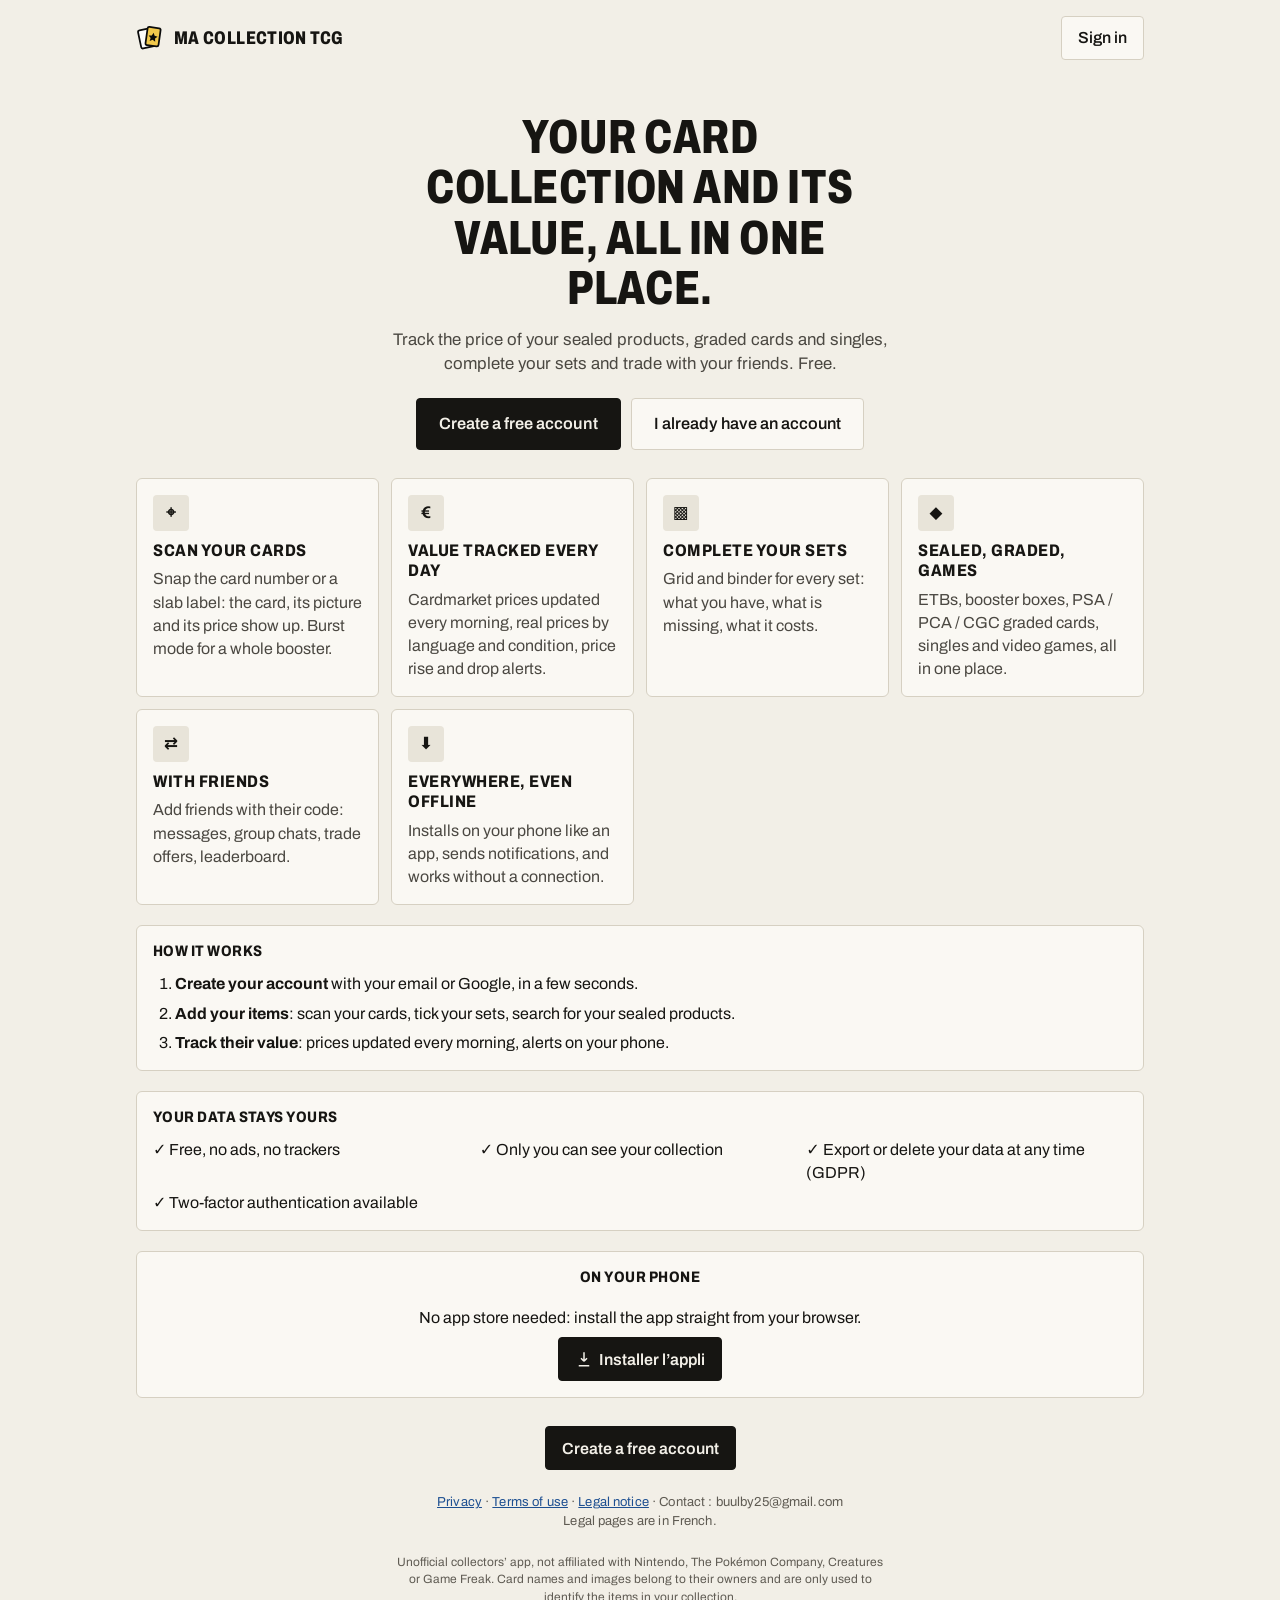
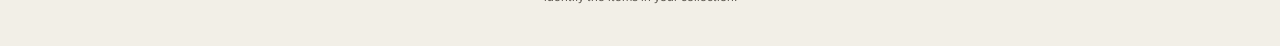
<file: index.html>
<!doctype html>
<html lang="fr">
  <head>
    <meta http-equiv="Content-Security-Policy" content="default-src &#39;self&#39;; script-src &#39;self&#39; &#39;sha256-bI9U7KjsCYOGq5wPQb+6kJkQryC1PzJXt3bh3e9Xqps=&#39; &#39;wasm-unsafe-eval&#39; https://cdn.jsdelivr.net https://challenges.cloudflare.com blob:; frame-src https://challenges.cloudflare.com; worker-src &#39;self&#39; blob: https://cdn.jsdelivr.net; connect-src &#39;self&#39; https://dtxetgjsvqjnyouebggr.supabase.co wss://dtxetgjsvqjnyouebggr.supabase.co https://api.tcgdex.net https://cdn.jsdelivr.net https://challenges.cloudflare.com blob: data:; img-src &#39;self&#39; https: data: blob:; style-src &#39;self&#39; &#39;unsafe-inline&#39;; font-src &#39;self&#39; data:; manifest-src &#39;self&#39;; object-src &#39;none&#39;; base-uri &#39;self&#39;; form-action &#39;self&#39;">
    <meta name="referrer" content="no-referrer">

    <meta charset="UTF-8" />
    <meta name="viewport" content="width=device-width, initial-scale=1, viewport-fit=cover" />
    <meta name="theme-color" content="#f2efe7" media="(prefers-color-scheme: light)" />
    <meta name="theme-color" content="#131210" media="(prefers-color-scheme: dark)" />
    <meta name="robots" content="noindex" />
    <link rel="icon" href="./icone.svg" type="image/svg+xml" />
    <link rel="icon" href="./icone-192.png" type="image/png" sizes="192x192" />
    <!-- iPhone : icône de l'écran d'accueil (PNG obligatoire) et mode plein écran -->
    <link rel="apple-touch-icon" href="./apple-touch-icon.png" />
    <meta name="apple-mobile-web-app-capable" content="yes" />
    <meta name="apple-mobile-web-app-title" content="Collection" />
    <meta name="apple-mobile-web-app-status-bar-style" content="default" />
    <meta name="description" content="Suivi de ta collection de cartes à collectionner : scellé, cartes gradées, cartes, jeux." />
    <link rel="manifest" href="./manifest.webmanifest" />
    <title>Ma Collection TCG</title>
    <script>
      // Applique le thème choisi AVANT l'affichage (évite un flash clair/sombre)
      try {
        const t = localStorage.getItem('theme');
        if (t === 'clair') document.documentElement.dataset.theme = 'light';
        if (t === 'sombre') document.documentElement.dataset.theme = 'dark';
      } catch {}
    </script>
    <script type="module" crossorigin src="./assets/index-Czs0w7G8.js"></script>
    <link rel="modulepreload" crossorigin href="./assets/rolldown-runtime-BCiCTKAo.js">
    <link rel="modulepreload" crossorigin href="./assets/jsx-runtime-BjLx7v8f.js">
    <link rel="modulepreload" crossorigin href="./assets/poles-B0DPFBOH.js">
    <link rel="modulepreload" crossorigin href="./assets/supabase-K2mMvRrZ.js">
    <link rel="modulepreload" crossorigin href="./assets/donnees-DqL_UUku.js">
    <link rel="modulepreload" crossorigin href="./assets/liens-Pu8FCPOm.js">
    <link rel="modulepreload" crossorigin href="./assets/images-B7A734Gl.js">
    <link rel="modulepreload" crossorigin href="./assets/langue-Cr-yKwKW.js">
    <link rel="stylesheet" crossorigin href="./assets/index--SNM-arS.css">
  </head>
  <body>
    <div id="racine"></div>
  </body>
</html>
</file>
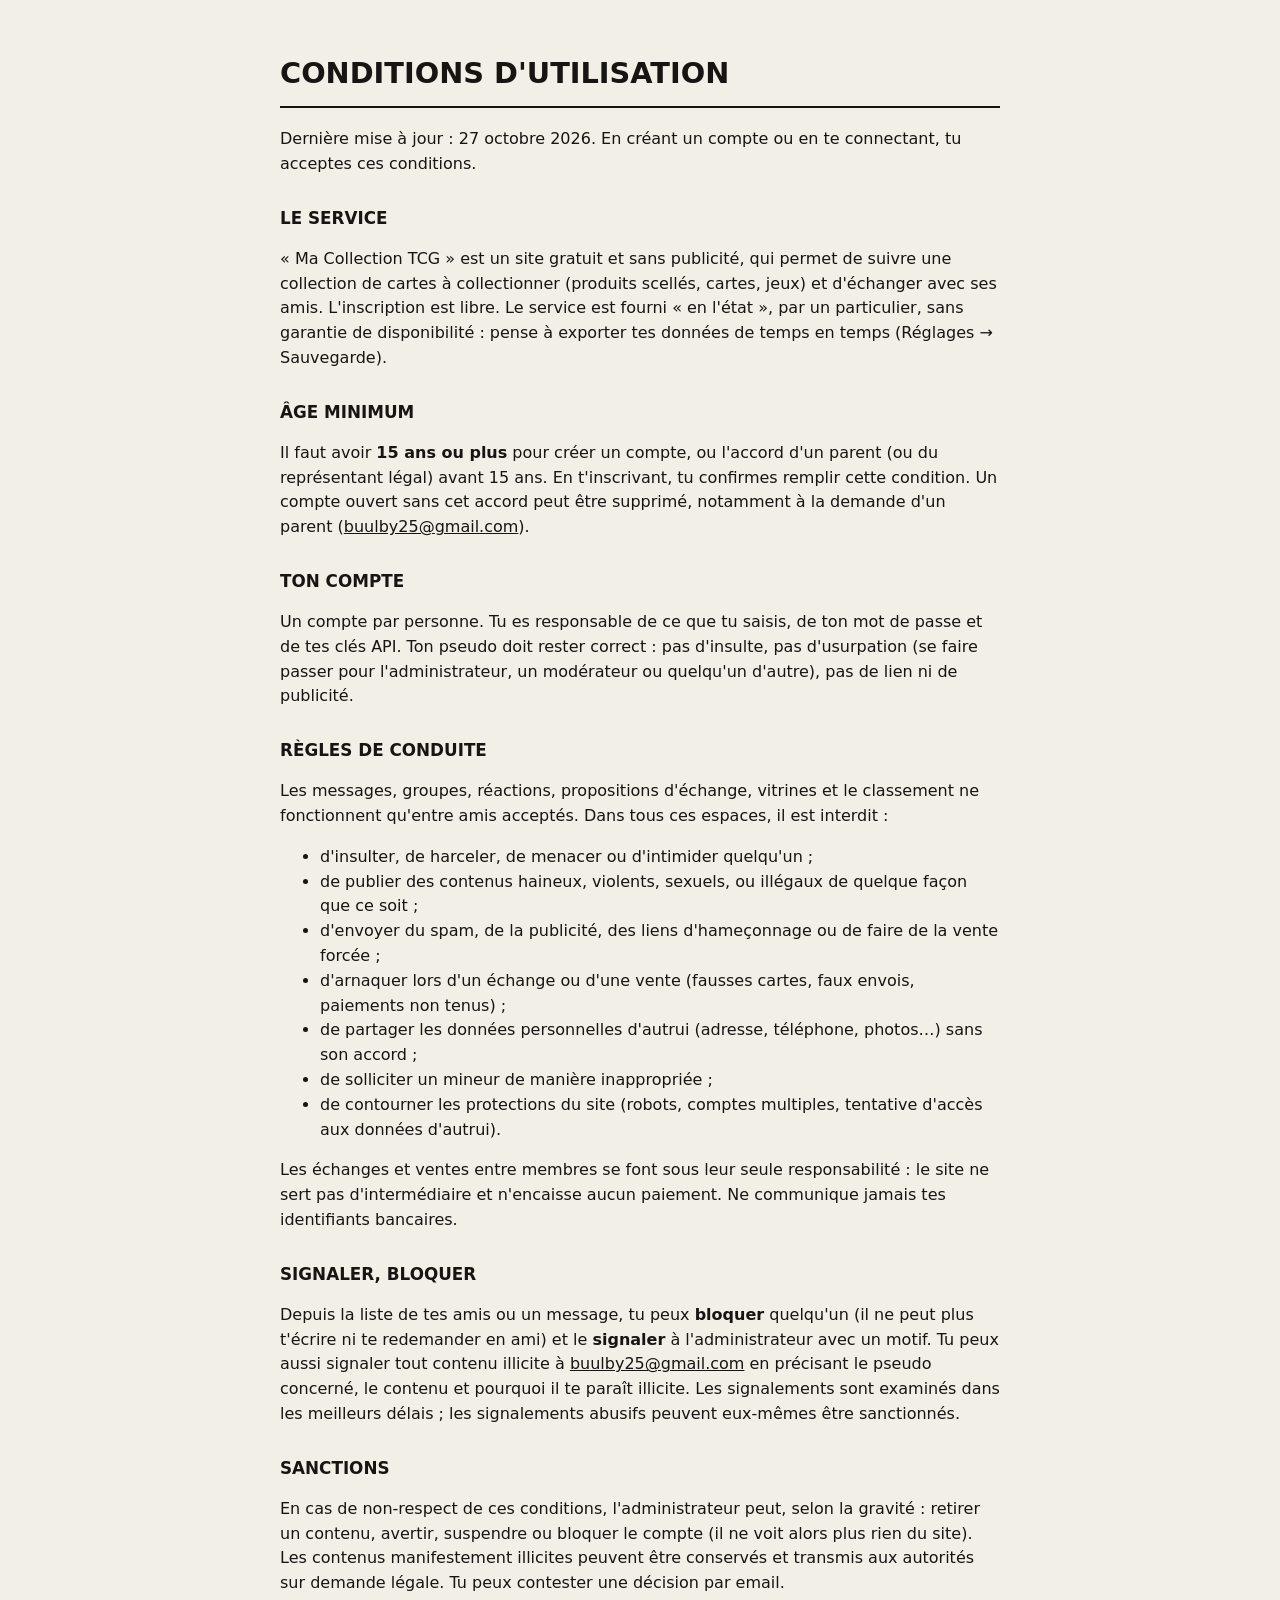
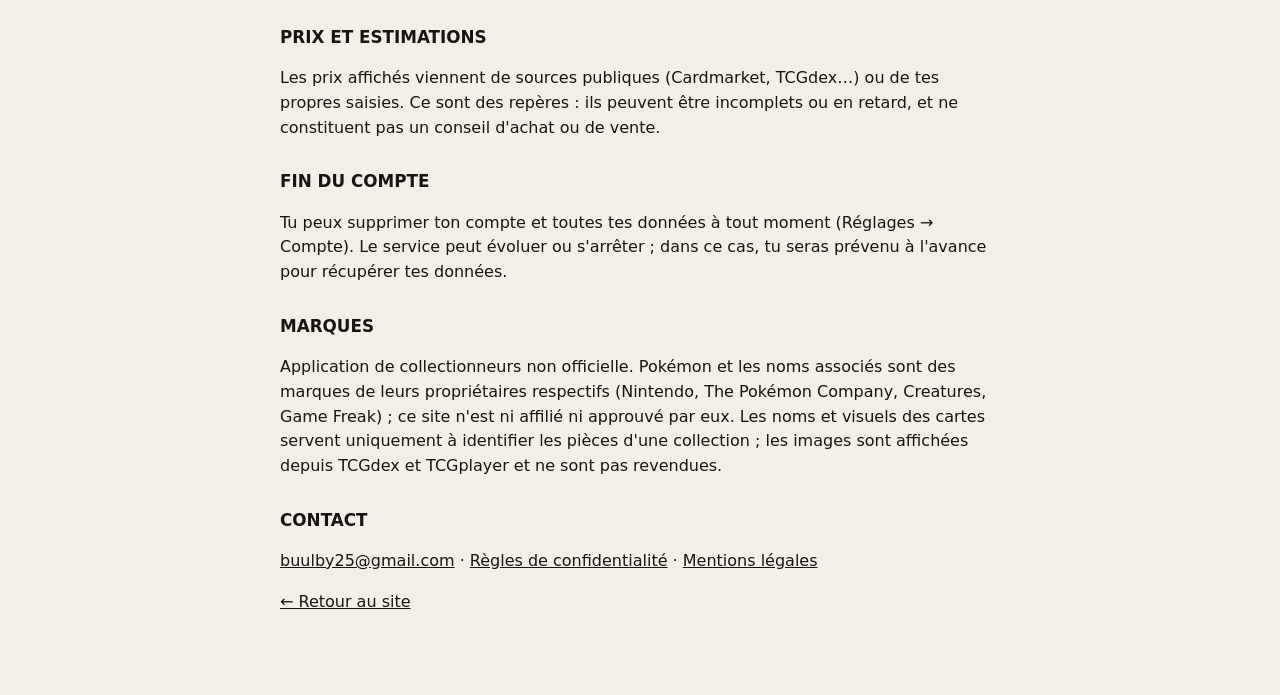
<file: conditions.html>
<!doctype html>
<html lang="fr">
<head>
  <meta charset="utf-8" />
  <meta http-equiv="Content-Security-Policy" content="default-src 'none'; style-src 'unsafe-inline'; img-src 'self'; base-uri 'none'; form-action 'none'" />
  <meta name="referrer" content="no-referrer" />
  <meta name="viewport" content="width=device-width, initial-scale=1" />
  <title>Conditions d'utilisation — Ma Collection TCG</title>
  <link rel="icon" href="./icone.svg" type="image/svg+xml" />
  <style>
    :root { color-scheme: light dark; --fond: #f2efe7; --encre: #161512; }
    @media (prefers-color-scheme: dark) { :root { --fond: #131210; --encre: #f1ede4; } }
    body { margin: 0; background: var(--fond); color: var(--encre); font: 16px/1.55 system-ui, sans-serif; }
    main { max-width: 720px; margin: 0 auto; padding: 32px 16px 64px; }
    h1 { text-transform: uppercase; font-size: 1.8rem; border-bottom: 2px solid var(--encre); padding-bottom: 10px; }
    h2 { font-size: 1.05rem; text-transform: uppercase; margin-top: 28px; }
    a { color: inherit; }
  </style>
</head>
<body>
<main>
  <h1>Conditions d'utilisation</h1>
  <p>Dernière mise à jour : 27 octobre 2026. En créant un compte ou en te connectant, tu acceptes ces conditions.</p>

  <h2>Le service</h2>
  <p>« Ma Collection TCG » est un site gratuit et sans publicité, qui permet de suivre une collection de cartes à
    collectionner (produits scellés, cartes, jeux) et d'échanger avec ses amis. L'inscription est libre. Le service est
    fourni « en l'état », par un particulier, sans garantie de disponibilité : pense à exporter tes données de temps en
    temps (Réglages → Sauvegarde).</p>

  <h2>Âge minimum</h2>
  <p>Il faut avoir <strong>15 ans ou plus</strong> pour créer un compte, ou l'accord d'un parent (ou du représentant
    légal) avant 15 ans. En t'inscrivant, tu confirmes remplir cette condition. Un compte ouvert sans cet accord peut
    être supprimé, notamment à la demande d'un parent (<a href="mailto:buulby25@gmail.com">buulby25@gmail.com</a>).</p>

  <h2>Ton compte</h2>
  <p>Un compte par personne. Tu es responsable de ce que tu saisis, de ton mot de passe et de tes clés API. Ton pseudo
    doit rester correct : pas d'insulte, pas d'usurpation (se faire passer pour l'administrateur, un modérateur ou
    quelqu'un d'autre), pas de lien ni de publicité.</p>

  <h2>Règles de conduite</h2>
  <p>Les messages, groupes, réactions, propositions d'échange, vitrines et le classement ne fonctionnent qu'entre
    amis acceptés. Dans tous ces espaces, il est interdit :</p>
  <ul>
    <li>d'insulter, de harceler, de menacer ou d'intimider quelqu'un ;</li>
    <li>de publier des contenus haineux, violents, sexuels, ou illégaux de quelque façon que ce soit ;</li>
    <li>d'envoyer du spam, de la publicité, des liens d'hameçonnage ou de faire de la vente forcée ;</li>
    <li>d'arnaquer lors d'un échange ou d'une vente (fausses cartes, faux envois, paiements non tenus) ;</li>
    <li>de partager les données personnelles d'autrui (adresse, téléphone, photos…) sans son accord ;</li>
    <li>de solliciter un mineur de manière inappropriée ;</li>
    <li>de contourner les protections du site (robots, comptes multiples, tentative d'accès aux données d'autrui).</li>
  </ul>
  <p>Les échanges et ventes entre membres se font sous leur seule responsabilité : le site ne sert pas
    d'intermédiaire et n'encaisse aucun paiement. Ne communique jamais tes identifiants bancaires.</p>

  <h2>Signaler, bloquer</h2>
  <p>Depuis la liste de tes amis ou un message, tu peux <strong>bloquer</strong> quelqu'un (il ne peut plus t'écrire ni
    te redemander en ami) et le <strong>signaler</strong> à l'administrateur avec un motif. Tu peux aussi signaler tout
    contenu illicite à <a href="mailto:buulby25@gmail.com">buulby25@gmail.com</a> en précisant le pseudo concerné, le
    contenu et pourquoi il te paraît illicite. Les signalements sont examinés dans les meilleurs délais ; les
    signalements abusifs peuvent eux-mêmes être sanctionnés.</p>

  <h2>Sanctions</h2>
  <p>En cas de non-respect de ces conditions, l'administrateur peut, selon la gravité : retirer un contenu, avertir,
    suspendre ou bloquer le compte (il ne voit alors plus rien du site). Les contenus manifestement illicites peuvent
    être conservés et transmis aux autorités sur demande légale. Tu peux contester une décision par email.</p>

  <h2>Prix et estimations</h2>
  <p>Les prix affichés viennent de sources publiques (Cardmarket, TCGdex…) ou de tes propres saisies.
    Ce sont des repères : ils peuvent être incomplets ou en retard, et ne constituent pas un conseil
    d'achat ou de vente.</p>

  <h2>Fin du compte</h2>
  <p>Tu peux supprimer ton compte et toutes tes données à tout moment (Réglages → Compte). Le service peut évoluer ou
    s'arrêter ; dans ce cas, tu seras prévenu à l'avance pour récupérer tes données.</p>

  <h2>Marques</h2>
  <p>Application de collectionneurs non officielle. Pokémon et les noms associés sont des marques de leurs
    propriétaires respectifs (Nintendo, The Pokémon Company, Creatures, Game Freak) ; ce site n'est ni affilié ni
    approuvé par eux. Les noms et visuels des cartes servent uniquement à identifier les pièces d'une collection ;
    les images sont affichées depuis TCGdex et TCGplayer et ne sont pas revendues.</p>

  <h2>Contact</h2>
  <p><a href="mailto:buulby25@gmail.com">buulby25@gmail.com</a> ·
    <a href="./confidentialite.html">Règles de confidentialité</a> · <a href="./mentions-legales.html">Mentions légales</a></p>

  <p><a href="./">← Retour au site</a></p>
</main>
</body>
</html>
</file>
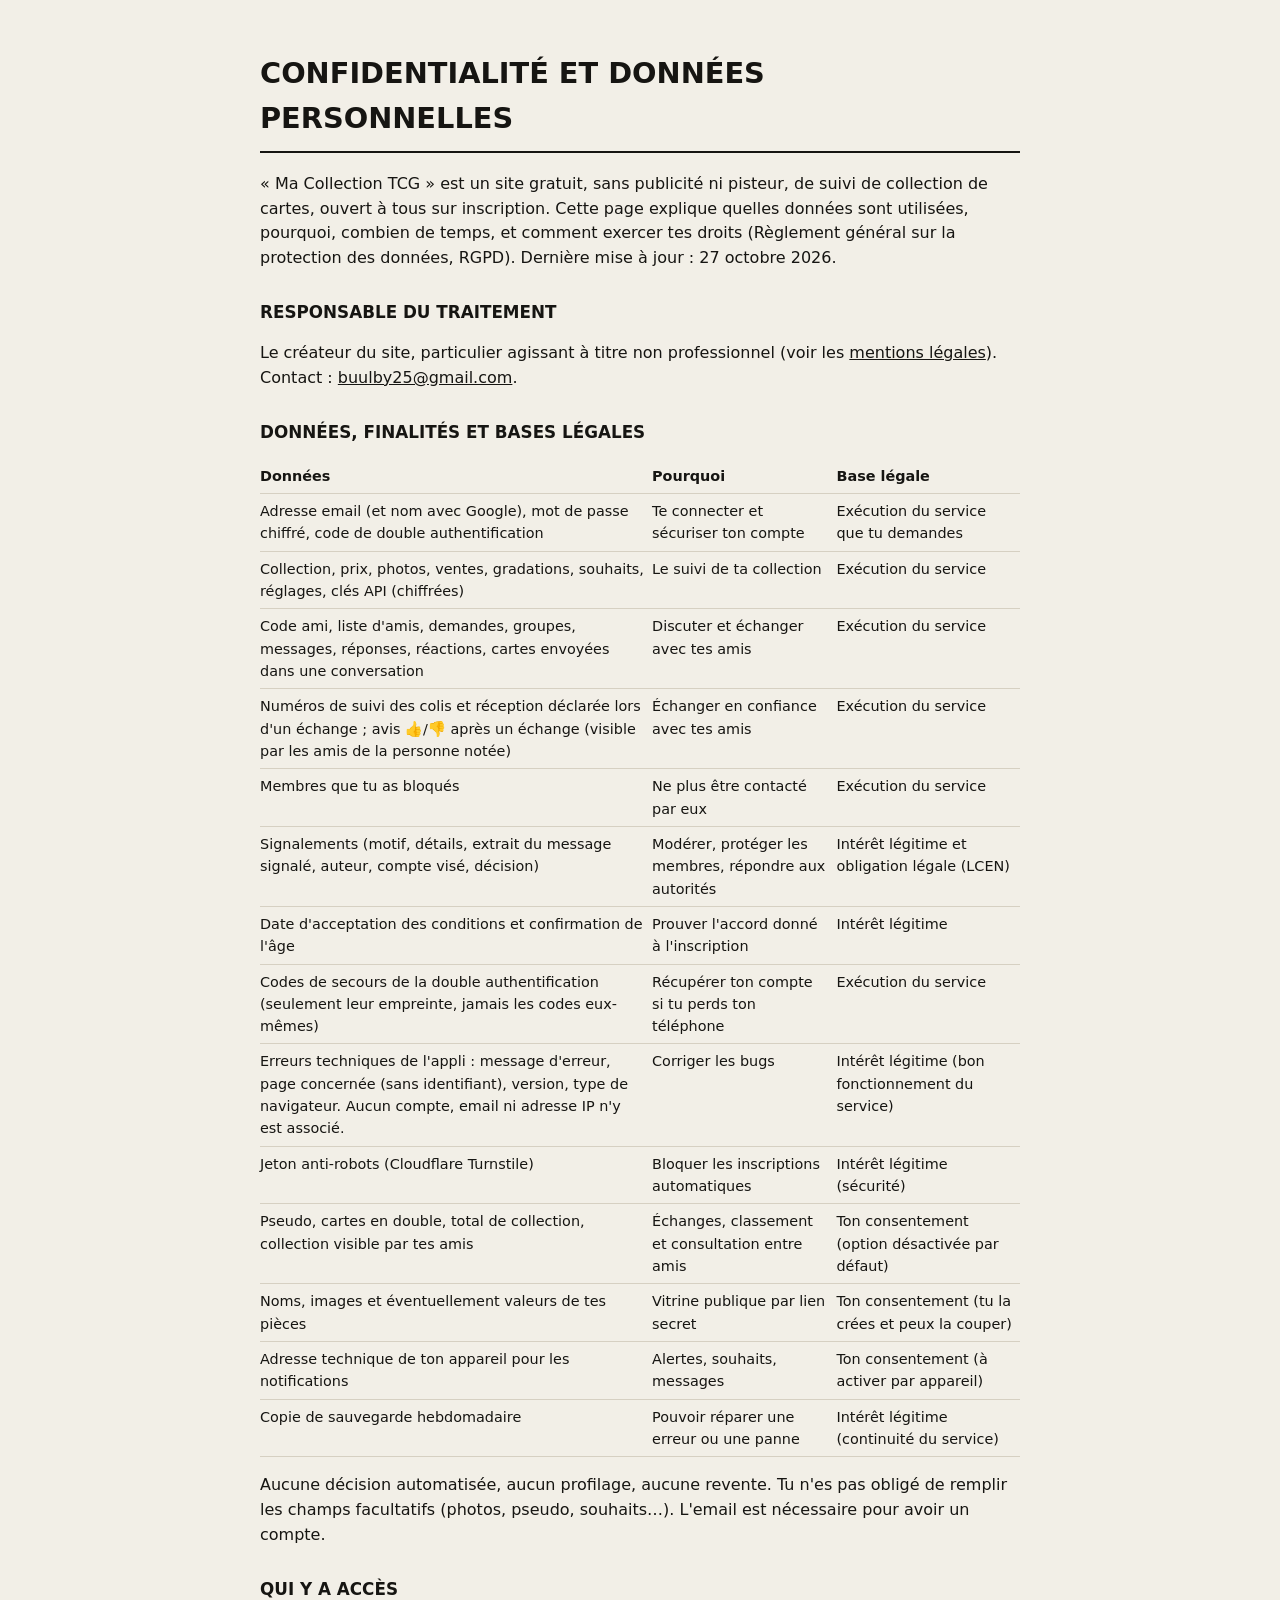
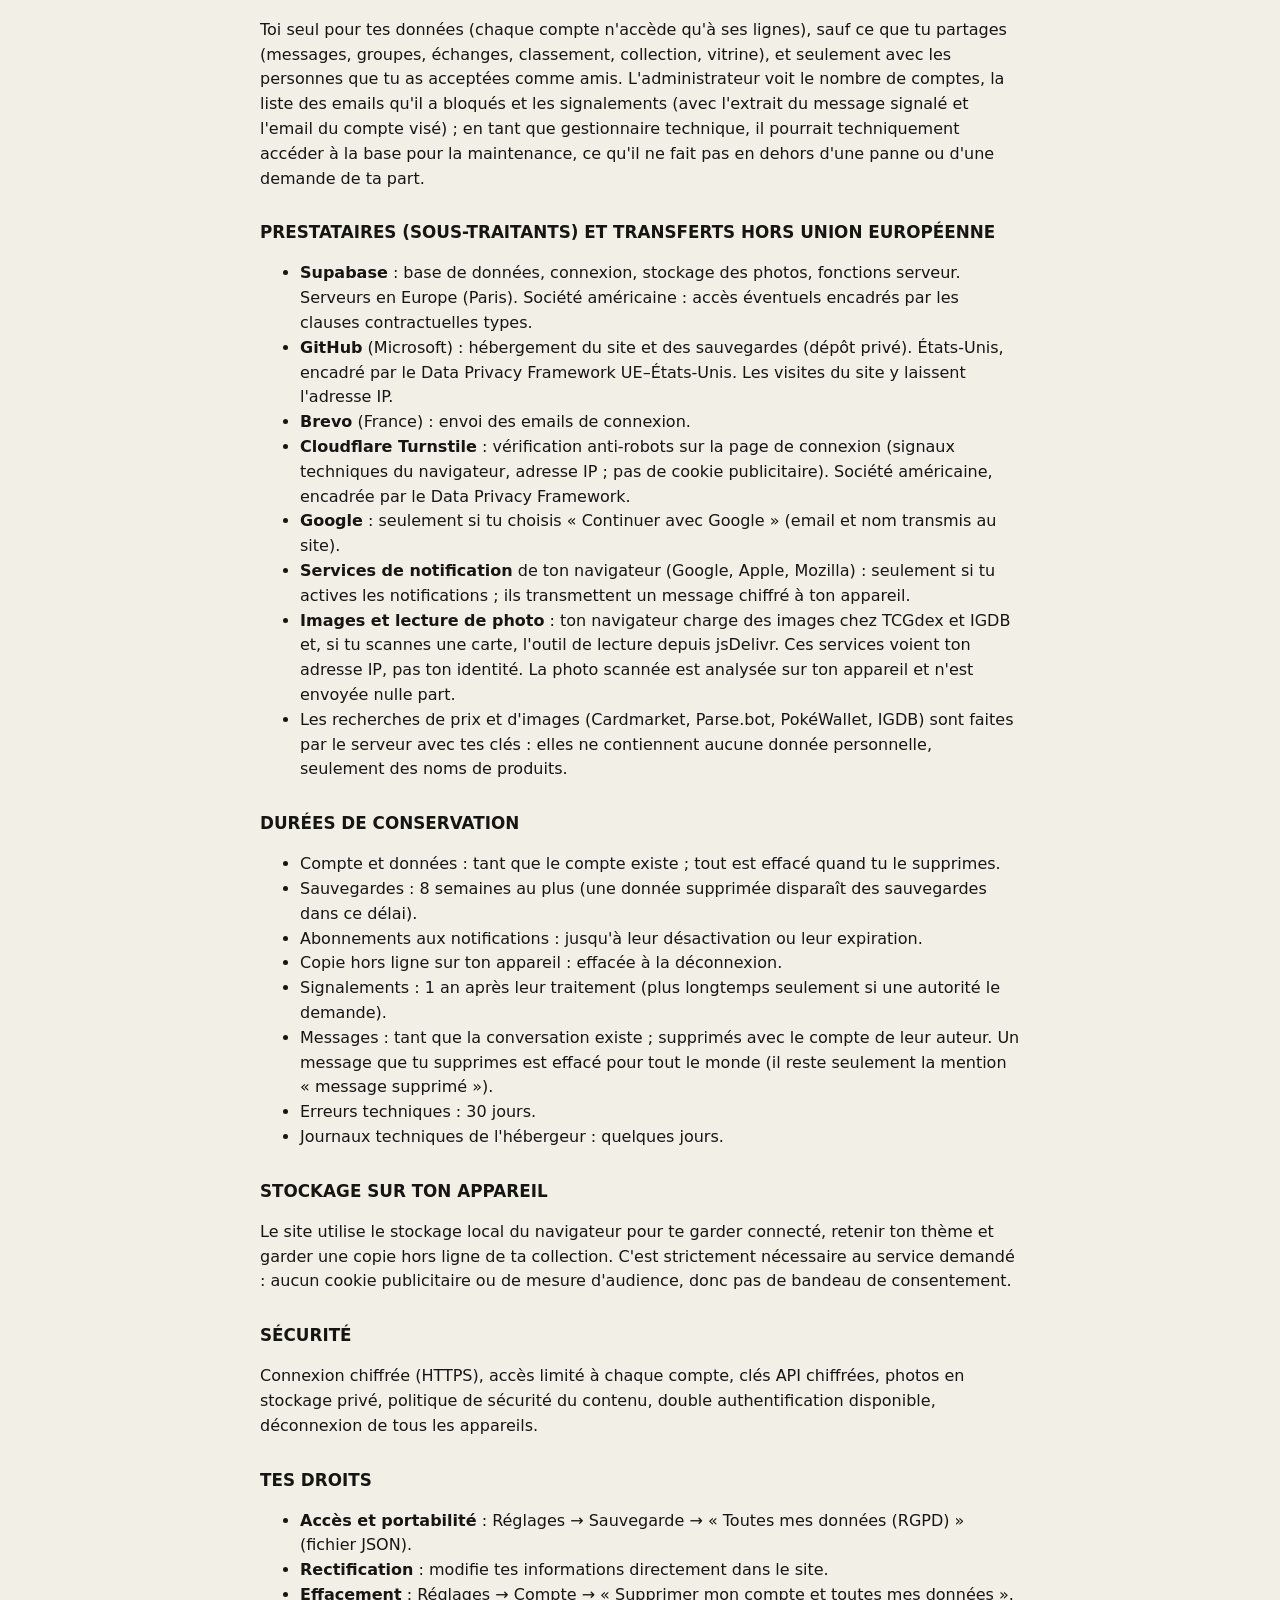
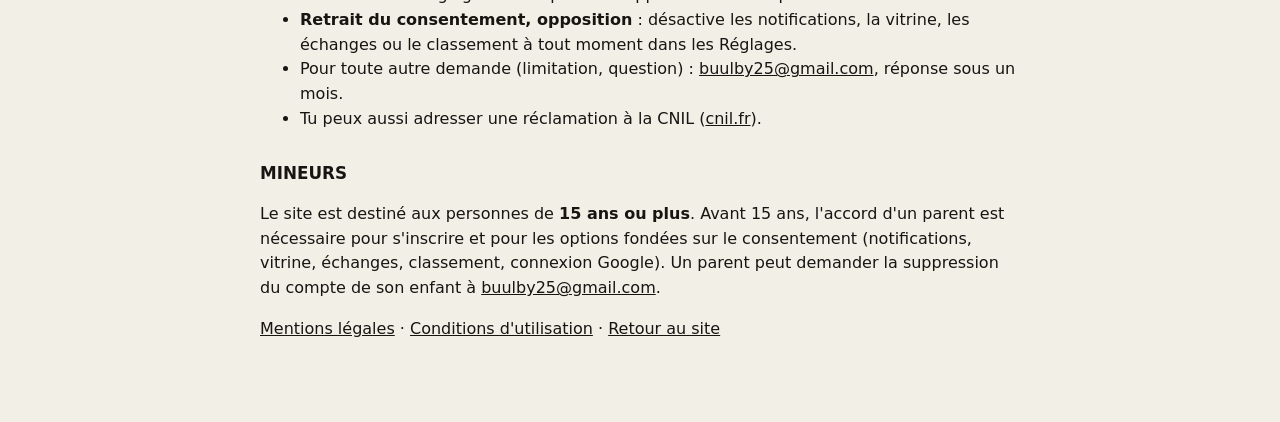
<file: confidentialite.html>
<!doctype html>
<html lang="fr">
<head>
  <meta charset="utf-8" />
  <meta http-equiv="Content-Security-Policy" content="default-src 'none'; style-src 'unsafe-inline'; img-src 'self'; base-uri 'none'; form-action 'none'" />
  <meta name="referrer" content="no-referrer" />
  <meta name="viewport" content="width=device-width, initial-scale=1" />
  <title>Confidentialité — Ma Collection TCG</title>
  <link rel="icon" href="./icone.svg" type="image/svg+xml" />
  <style>
    :root { color-scheme: light dark; --fond: #f2efe7; --encre: #161512; --trait: #d6d0c2; }
    @media (prefers-color-scheme: dark) { :root { --fond: #131210; --encre: #f1ede4; --trait: #36332c; } }
    body { margin: 0; background: var(--fond); color: var(--encre); font: 16px/1.55 system-ui, sans-serif; }
    main { max-width: 760px; margin: 0 auto; padding: 32px 16px 64px; }
    h1 { text-transform: uppercase; font-size: 1.8rem; border-bottom: 2px solid var(--encre); padding-bottom: 10px; }
    h2 { font-size: 1.05rem; text-transform: uppercase; margin-top: 28px; }
    table { border-collapse: collapse; width: 100%; font-size: 0.9rem; }
    th, td { text-align: left; vertical-align: top; padding: 6px 8px 6px 0; border-bottom: 1px solid var(--trait); }
    a { color: inherit; }
  </style>
</head>
<body>
<main>
  <h1>Confidentialité et données personnelles</h1>
  <p>« Ma Collection TCG » est un site gratuit, sans publicité ni pisteur, de suivi de collection de cartes, ouvert
    à tous sur inscription. Cette page explique quelles données sont utilisées, pourquoi,
    combien de temps, et comment exercer tes droits (Règlement général sur la protection des données, RGPD).
    Dernière mise à jour : 27 octobre 2026.</p>

  <h2>Responsable du traitement</h2>
  <p>Le créateur du site, particulier agissant à titre non professionnel (voir les
    <a href="./mentions-legales.html">mentions légales</a>). Contact : <a href="mailto:buulby25@gmail.com">buulby25@gmail.com</a>.</p>

  <h2>Données, finalités et bases légales</h2>
  <table>
    <thead><tr><th>Données</th><th>Pourquoi</th><th>Base légale</th></tr></thead>
    <tbody>
      <tr><td>Adresse email (et nom avec Google), mot de passe chiffré, code de double authentification</td>
        <td>Te connecter et sécuriser ton compte</td><td>Exécution du service que tu demandes</td></tr>
      <tr><td>Collection, prix, photos, ventes, gradations, souhaits, réglages, clés API (chiffrées)</td>
        <td>Le suivi de ta collection</td><td>Exécution du service</td></tr>
      <tr><td>Code ami, liste d'amis, demandes, groupes, messages, réponses, réactions, cartes envoyées dans une conversation</td>
        <td>Discuter et échanger avec tes amis</td><td>Exécution du service</td></tr>
      <tr><td>Numéros de suivi des colis et réception déclarée lors d'un échange ; avis 👍/👎 après un échange (visible par
        les amis de la personne notée)</td><td>Échanger en confiance avec tes amis</td><td>Exécution du service</td></tr>
      <tr><td>Membres que tu as bloqués</td><td>Ne plus être contacté par eux</td><td>Exécution du service</td></tr>
      <tr><td>Signalements (motif, détails, extrait du message signalé, auteur, compte visé, décision)</td>
        <td>Modérer, protéger les membres, répondre aux autorités</td><td>Intérêt légitime et obligation légale (LCEN)</td></tr>
      <tr><td>Date d'acceptation des conditions et confirmation de l'âge</td><td>Prouver l'accord donné à l'inscription</td>
        <td>Intérêt légitime</td></tr>
      <tr><td>Codes de secours de la double authentification (seulement leur empreinte, jamais les codes eux-mêmes)</td>
        <td>Récupérer ton compte si tu perds ton téléphone</td><td>Exécution du service</td></tr>
      <tr><td>Erreurs techniques de l'appli : message d'erreur, page concernée (sans identifiant), version, type de
        navigateur. Aucun compte, email ni adresse IP n'y est associé.</td>
        <td>Corriger les bugs</td><td>Intérêt légitime (bon fonctionnement du service)</td></tr>
      <tr><td>Jeton anti-robots (Cloudflare Turnstile)</td><td>Bloquer les inscriptions automatiques</td>
        <td>Intérêt légitime (sécurité)</td></tr>
      <tr><td>Pseudo, cartes en double, total de collection, collection visible par tes amis</td><td>Échanges, classement et consultation entre amis</td>
        <td>Ton consentement (option désactivée par défaut)</td></tr>
      <tr><td>Noms, images et éventuellement valeurs de tes pièces</td><td>Vitrine publique par lien secret</td>
        <td>Ton consentement (tu la crées et peux la couper)</td></tr>
      <tr><td>Adresse technique de ton appareil pour les notifications</td><td>Alertes, souhaits, messages</td>
        <td>Ton consentement (à activer par appareil)</td></tr>
      <tr><td>Copie de sauvegarde hebdomadaire</td><td>Pouvoir réparer une erreur ou une panne</td>
        <td>Intérêt légitime (continuité du service)</td></tr>
    </tbody>
  </table>
  <p>Aucune décision automatisée, aucun profilage, aucune revente. Tu n'es pas obligé de remplir les
    champs facultatifs (photos, pseudo, souhaits…). L'email est nécessaire pour avoir un compte.</p>

  <h2>Qui y a accès</h2>
  <p>Toi seul pour tes données (chaque compte n'accède qu'à ses lignes), sauf ce que tu partages (messages,
    groupes, échanges, classement, collection, vitrine), et seulement avec les personnes que tu as acceptées comme
    amis. L'administrateur voit le nombre de comptes, la liste des emails qu'il a bloqués et les signalements (avec
    l'extrait du message signalé et l'email du compte visé) ; en tant que
    gestionnaire technique, il pourrait techniquement accéder à la base pour la maintenance, ce qu'il ne fait
    pas en dehors d'une panne ou d'une demande de ta part.</p>

  <h2>Prestataires (sous-traitants) et transferts hors Union européenne</h2>
  <ul>
    <li><strong>Supabase</strong> : base de données, connexion, stockage des photos, fonctions serveur. Serveurs en
      Europe (Paris). Société américaine : accès éventuels encadrés par les clauses contractuelles types.</li>
    <li><strong>GitHub</strong> (Microsoft) : hébergement du site et des sauvegardes (dépôt privé). États-Unis,
      encadré par le Data Privacy Framework UE–États-Unis. Les visites du site y laissent l'adresse IP.</li>
    <li><strong>Brevo</strong> (France) : envoi des emails de connexion.</li>
    <li><strong>Cloudflare Turnstile</strong> : vérification anti-robots sur la page de connexion (signaux techniques
      du navigateur, adresse IP ; pas de cookie publicitaire). Société américaine, encadrée par le Data Privacy Framework.</li>
    <li><strong>Google</strong> : seulement si tu choisis « Continuer avec Google » (email et nom transmis au site).</li>
    <li><strong>Services de notification</strong> de ton navigateur (Google, Apple, Mozilla) : seulement si tu
      actives les notifications ; ils transmettent un message chiffré à ton appareil.</li>
    <li><strong>Images et lecture de photo</strong> : ton navigateur charge des images chez TCGdex et IGDB et, si tu
      scannes une carte, l'outil de lecture depuis jsDelivr. Ces services voient ton adresse IP, pas ton
      identité. La photo scannée est analysée sur ton appareil et n'est envoyée nulle part.</li>
    <li>Les recherches de prix et d'images (Cardmarket, Parse.bot, PokéWallet, IGDB) sont faites par le serveur
      avec tes clés : elles ne contiennent aucune donnée personnelle, seulement des noms de produits.</li>
  </ul>

  <h2>Durées de conservation</h2>
  <ul>
    <li>Compte et données : tant que le compte existe ; tout est effacé quand tu le supprimes.</li>
    <li>Sauvegardes : 8 semaines au plus (une donnée supprimée disparaît des sauvegardes dans ce délai).</li>
    <li>Abonnements aux notifications : jusqu'à leur désactivation ou leur expiration.</li>
    <li>Copie hors ligne sur ton appareil : effacée à la déconnexion.</li>
    <li>Signalements : 1 an après leur traitement (plus longtemps seulement si une autorité le demande).</li>
    <li>Messages : tant que la conversation existe ; supprimés avec le compte de leur auteur. Un message que tu
      supprimes est effacé pour tout le monde (il reste seulement la mention « message supprimé »).</li>
    <li>Erreurs techniques : 30 jours.</li>
    <li>Journaux techniques de l'hébergeur : quelques jours.</li>
  </ul>

  <h2>Stockage sur ton appareil</h2>
  <p>Le site utilise le stockage local du navigateur pour te garder connecté, retenir ton thème et garder une
    copie hors ligne de ta collection. C'est strictement nécessaire au service demandé : aucun cookie
    publicitaire ou de mesure d'audience, donc pas de bandeau de consentement.</p>

  <h2>Sécurité</h2>
  <p>Connexion chiffrée (HTTPS), accès limité à chaque compte, clés API chiffrées, photos en stockage privé,
    politique de sécurité du contenu, double authentification disponible, déconnexion de tous les appareils.</p>

  <h2>Tes droits</h2>
  <ul>
    <li><strong>Accès et portabilité</strong> : Réglages → Sauvegarde → « Toutes mes données (RGPD) » (fichier JSON).</li>
    <li><strong>Rectification</strong> : modifie tes informations directement dans le site.</li>
    <li><strong>Effacement</strong> : Réglages → Compte → « Supprimer mon compte et toutes mes données ».</li>
    <li><strong>Retrait du consentement, opposition</strong> : désactive les notifications, la vitrine, les échanges
      ou le classement à tout moment dans les Réglages.</li>
    <li>Pour toute autre demande (limitation, question) : <a href="mailto:buulby25@gmail.com">buulby25@gmail.com</a>,
      réponse sous un mois.</li>
    <li>Tu peux aussi adresser une réclamation à la CNIL (<a href="https://www.cnil.fr/fr/plaintes" rel="noopener noreferrer">cnil.fr</a>).</li>
  </ul>

  <h2>Mineurs</h2>
  <p>Le site est destiné aux personnes de <strong>15 ans ou plus</strong>. Avant 15 ans, l'accord d'un parent est
    nécessaire pour s'inscrire et pour les options fondées sur le consentement (notifications, vitrine, échanges,
    classement, connexion Google). Un parent peut demander la suppression du compte de son enfant à
    <a href="mailto:buulby25@gmail.com">buulby25@gmail.com</a>.</p>

  <p><a href="./mentions-legales.html">Mentions légales</a> · <a href="./conditions.html">Conditions d'utilisation</a> ·
    <a href="./">Retour au site</a></p>
</main>
</body>
</html>
</file>
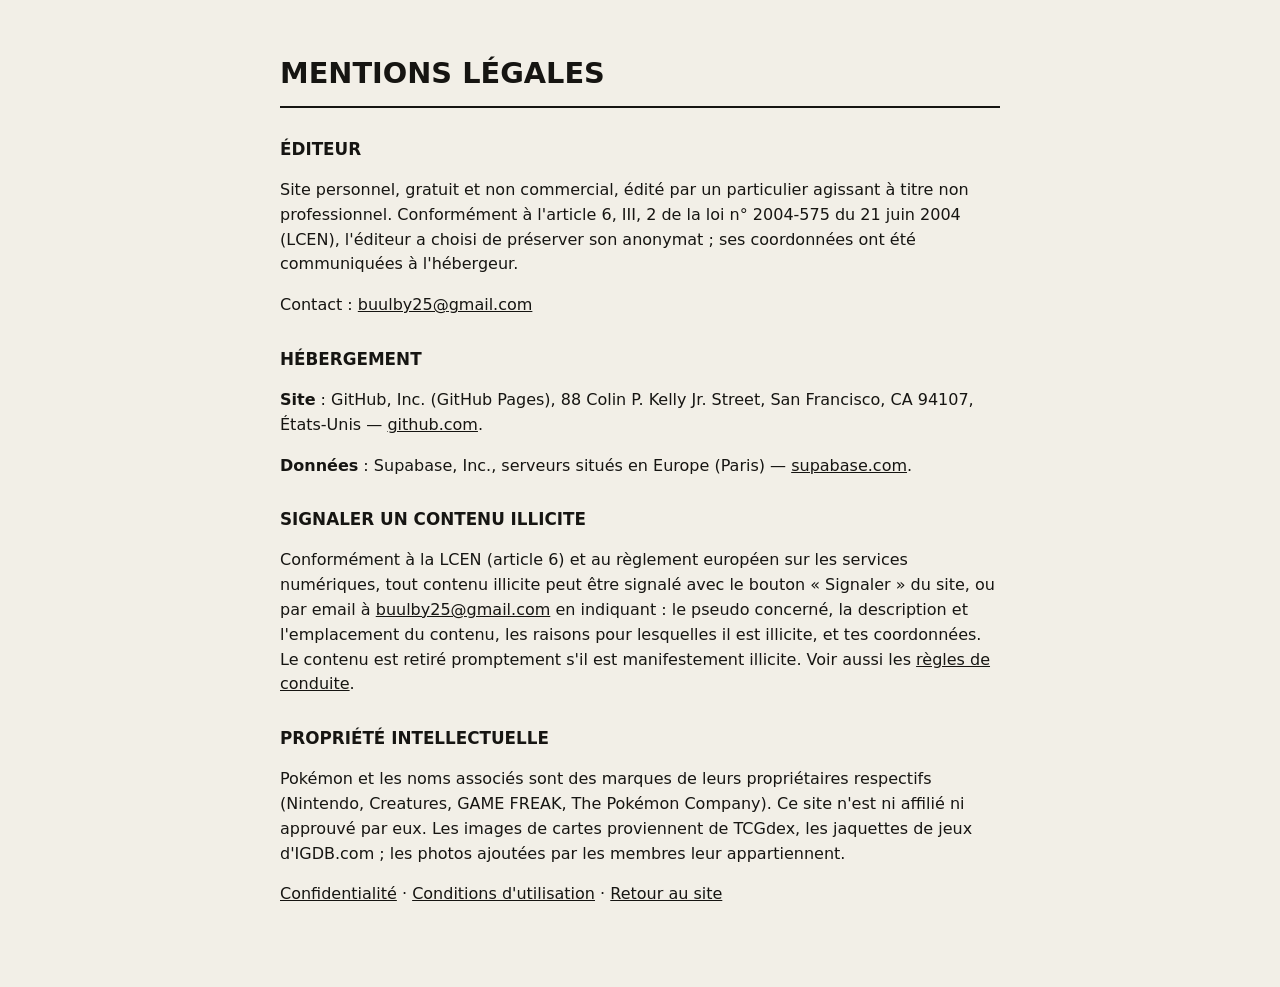
<file: mentions-legales.html>
<!doctype html>
<html lang="fr">
<head>
  <meta charset="utf-8" />
  <meta http-equiv="Content-Security-Policy" content="default-src 'none'; style-src 'unsafe-inline'; img-src 'self'; base-uri 'none'; form-action 'none'" />
  <meta name="referrer" content="no-referrer" />
  <meta name="viewport" content="width=device-width, initial-scale=1" />
  <title>Mentions légales — Ma Collection TCG</title>
  <link rel="icon" href="./icone.svg" type="image/svg+xml" />
  <style>
    :root { color-scheme: light dark; --fond: #f2efe7; --encre: #161512; }
    @media (prefers-color-scheme: dark) { :root { --fond: #131210; --encre: #f1ede4; } }
    body { margin: 0; background: var(--fond); color: var(--encre); font: 16px/1.55 system-ui, sans-serif; }
    main { max-width: 720px; margin: 0 auto; padding: 32px 16px 64px; }
    h1 { text-transform: uppercase; font-size: 1.8rem; border-bottom: 2px solid var(--encre); padding-bottom: 10px; }
    h2 { font-size: 1.05rem; text-transform: uppercase; margin-top: 28px; }
    a { color: inherit; }
  </style>
</head>
<body>
<main>
  <h1>Mentions légales</h1>

  <h2>Éditeur</h2>
  <p>Site personnel, gratuit et non commercial, édité par un particulier agissant à titre non professionnel.
    Conformément à l'article 6, III, 2 de la loi n° 2004-575 du 21 juin 2004 (LCEN), l'éditeur a choisi de
    préserver son anonymat ; ses coordonnées ont été communiquées à l'hébergeur.</p>
  <p>Contact : <a href="mailto:buulby25@gmail.com">buulby25@gmail.com</a></p>

  <h2>Hébergement</h2>
  <p><strong>Site</strong> : GitHub, Inc. (GitHub Pages), 88 Colin P. Kelly Jr. Street, San Francisco, CA 94107,
    États-Unis — <a href="https://github.com" rel="noopener noreferrer">github.com</a>.</p>
  <p><strong>Données</strong> : Supabase, Inc., serveurs situés en Europe (Paris) —
    <a href="https://supabase.com" rel="noopener noreferrer">supabase.com</a>.</p>

  <h2>Signaler un contenu illicite</h2>
  <p>Conformément à la LCEN (article 6) et au règlement européen sur les services numériques, tout contenu illicite
    peut être signalé avec le bouton « Signaler » du site, ou par email à
    <a href="mailto:buulby25@gmail.com">buulby25@gmail.com</a> en indiquant : le pseudo concerné, la description et
    l'emplacement du contenu, les raisons pour lesquelles il est illicite, et tes coordonnées. Le contenu est retiré
    promptement s'il est manifestement illicite. Voir aussi les
    <a href="./conditions.html">règles de conduite</a>.</p>

  <h2>Propriété intellectuelle</h2>
  <p>Pokémon et les noms associés sont des marques de leurs propriétaires respectifs (Nintendo, Creatures,
    GAME FREAK, The Pokémon Company). Ce site n'est ni affilié ni approuvé par eux. Les images de cartes
    proviennent de TCGdex, les jaquettes de jeux d'IGDB.com ; les photos ajoutées par les membres leur
    appartiennent.</p>

  <p><a href="./confidentialite.html">Confidentialité</a> · <a href="./conditions.html">Conditions d'utilisation</a> ·
    <a href="./">Retour au site</a></p>
</main>
</body>
</html>
</file>
<file: assets/index--SNM-arS.css>
:root{--lightningcss-light:initial;--lightningcss-dark: ;color-scheme:light;--fond:#f9f9f7;--surface:#fcfcfb;--surface-2:#f0efec;--encre:#0b0b0b;--encre-2:#52514e;--encre-3:#64625d;--trait:#0b0b0b1a;--grille:#e1e0d9;--axe:#c3c2b7;--accent:#256abf;--accent-texte:#1c5cab;--sur-accent:#fff;--positif:#006300;--negatif:#c22f2f;--serie-1:#2a78d6;--serie-2:#eb6834;--statut-ok:#0ca30c;--statut-attention:#fab219;--statut-serieux:#ec835a;--statut-critique:#d03b3b;--rayon:14px;--police:system-ui, -apple-system, "Segoe UI", Roboto, sans-serif}@media (prefers-color-scheme:dark){:root:not([data-theme=light]){--lightningcss-light: ;--lightningcss-dark:initial;color-scheme:dark;--fond:#0d0d0d;--surface:#1a1a19;--surface-2:#262624;--encre:#fff;--encre-2:#c3c2b7;--encre-3:#9e9c95;--trait:#ffffff1a;--grille:#2c2c2a;--axe:#383835;--accent:#3987e5;--accent-texte:#86b6ef;--sur-accent:#0b0b0b;--positif:#2fbf2f;--negatif:#ff7b7b;--serie-1:#3987e5;--serie-2:#d95926}}:root[data-theme=dark]{--lightningcss-light: ;--lightningcss-dark:initial;color-scheme:dark;--fond:#0d0d0d;--surface:#1a1a19;--surface-2:#262624;--encre:#fff;--encre-2:#c3c2b7;--encre-3:#9e9c95;--trait:#ffffff1a;--grille:#2c2c2a;--axe:#383835;--accent:#3987e5;--accent-texte:#86b6ef;--sur-accent:#0b0b0b;--positif:#2fbf2f;--negatif:#ff7b7b;--serie-1:#3987e5;--serie-2:#d95926}*{box-sizing:border-box}html{-webkit-text-size-adjust:100%}body{background:var(--fond);color:var(--encre);font-family:var(--police);margin:0;font-size:16px;line-height:1.45}button,input,select,textarea{font:inherit;color:inherit}a{color:var(--accent-texte)}h1,h2,h3{margin:0;line-height:1.2}h2{font-size:1.05rem}h3{font-size:.95rem}.page{max-width:980px;padding:16px 16px calc(96px + env(safe-area-inset-bottom));margin:0 auto}.entete{justify-content:space-between;align-items:center;gap:12px;margin-bottom:16px;display:flex}.pile,.grille-2{gap:16px;display:grid}@media (width>=760px){.grille-2{grid-template-columns:1fr 1fr}}.carte{background:var(--surface);border:1px solid var(--trait);border-radius:var(--rayon);min-width:0;padding:16px}.carte>h2{margin-bottom:12px}.sous-titre{color:var(--encre-2);margin:2px 0 0;font-size:.875rem}.discret{color:var(--encre-3);font-size:.8125rem}.positif{color:var(--positif)}.negatif{color:var(--negatif)}.chiffres{font-variant-numeric:tabular-nums}.nav{z-index:10;background:var(--surface);border-top:1px solid var(--trait);padding-bottom:env(safe-area-inset-bottom);grid-template-columns:repeat(3,1fr);display:grid;position:fixed;inset:auto 0 0}.nav a{color:var(--encre-2);flex-direction:column;align-items:center;gap:2px;padding:10px 4px;font-size:.75rem;text-decoration:none;display:flex}.nav a[aria-current=page]{color:var(--accent-texte);font-weight:600}.nav svg{width:22px;height:22px}.bouton{border:1px solid var(--trait);background:var(--surface-2);cursor:pointer;min-height:44px;color:var(--encre);border-radius:10px;justify-content:center;align-items:center;gap:6px;padding:0 16px;text-decoration:none;display:inline-flex}.bouton.principal{background:var(--accent);color:var(--sur-accent);border-color:#0000;font-weight:600}.bouton.danger{color:var(--negatif)}.bouton:disabled{opacity:.55;cursor:default}.bouton-flottant{right:16px;bottom:calc(76px + env(safe-area-inset-bottom));z-index:11;background:var(--accent);width:56px;height:56px;color:var(--sur-accent);border:none;border-radius:50%;place-items:center;font-size:28px;line-height:1;text-decoration:none;display:grid;position:fixed;box-shadow:0 4px 14px #00000040}.lien-bouton{color:var(--accent-texte);cursor:pointer;background:0 0;border:none;padding:8px}.segments{scrollbar-width:none;gap:6px;margin-bottom:12px;padding-bottom:4px;display:flex;overflow-x:auto}.segments button,.segments a{border:1px solid var(--trait);background:var(--surface);min-height:36px;color:var(--encre-2);cursor:pointer;white-space:nowrap;border-radius:999px;flex:none;align-items:center;gap:6px;padding:0 14px;font-size:.875rem;text-decoration:none;display:inline-flex}.compteur{font-variant-numeric:tabular-nums;opacity:.9}.heros{padding:20px 16px}.heros .valeur{letter-spacing:-.02em;margin:6px 0;font-size:3rem;font-weight:650;line-height:1.05}.tuiles{grid-template-columns:repeat(2,1fr);gap:12px;display:grid}@media (width>=760px){.tuiles{grid-template-columns:repeat(5,1fr)}}.tuile{background:var(--surface);border:1px solid var(--trait);border-radius:var(--rayon);min-width:0;padding:12px 14px}.tuile .libelle{color:var(--encre-2);font-size:.8125rem}.tuile .valeur{overflow-wrap:anywhere;margin-top:2px;font-size:1.35rem;font-weight:600}.bandeau{border:1px solid var(--trait);background:var(--surface);border-radius:12px;align-items:flex-start;gap:10px;padding:12px 14px;font-size:.9rem;display:flex}.bandeau .icone{color:#0b0b0b;border-radius:50%;flex:none;place-items:center;width:20px;height:20px;font-size:13px;font-weight:700;display:grid}.bandeau.ok .icone{background:var(--statut-ok)}.bandeau.attention .icone{background:var(--statut-attention)}.bandeau.critique .icone{background:var(--statut-critique);color:#fff}.badge{white-space:nowrap;background:var(--surface-2);color:var(--encre-2);border:1px solid var(--trait);border-radius:999px;align-items:center;gap:4px;padding:1px 8px;font-size:.75rem;display:inline-flex}.badge .point{border-radius:50%;flex:none;width:8px;height:8px}.point.ok{background:var(--statut-ok)}.point.attention{background:var(--statut-attention)}.point.serieux{background:var(--statut-serieux)}.point.critique{background:var(--statut-critique)}.point.neutre{background:var(--axe)}.point.ouvert{background:var(--serie-ouvert,#4a3aa7)}.defile{margin:0 -16px;padding:0 16px;overflow-x:auto}table{border-collapse:collapse;width:100%;font-size:.875rem}th,td{text-align:left;border-bottom:1px solid var(--grille);white-space:nowrap;padding:8px 10px 8px 0}th{color:var(--encre-2);font-size:.8125rem;font-weight:500}td.nombre,th.nombre{text-align:right;font-variant-numeric:tabular-nums}tfoot td{border-bottom:none;font-weight:600}.recherche{border:1px solid var(--trait);background:var(--surface);border-radius:10px;width:100%;min-height:44px;margin-bottom:10px;padding:0 14px}.lignes{gap:10px;display:grid}.ligne{color:inherit;background:var(--surface);border:1px solid var(--trait);border-radius:var(--rayon);padding:12px 14px;text-decoration:none;display:block}.ligne:active{background:var(--surface-2)}.ligne-haut{justify-content:space-between;align-items:baseline;gap:10px;display:flex}.ligne-nom{overflow-wrap:anywhere;font-weight:600}.ligne-meta{color:var(--encre-2);flex-wrap:wrap;gap:4px 10px;margin-top:2px;font-size:.8125rem;display:flex}.ligne-chiffres{grid-template-columns:repeat(3,1fr);gap:8px;margin-top:10px;display:grid}.ligne-chiffres div{min-width:0}.ligne-chiffres .l{color:var(--encre-3);font-size:.75rem}.ligne-chiffres .v{font-variant-numeric:tabular-nums;font-size:.95rem;font-weight:600}.ligne-marche{border-top:1px dashed var(--grille);color:var(--encre-2);flex-wrap:wrap;align-items:center;gap:4px 12px;margin-top:10px;padding-top:8px;font-size:.8125rem;display:flex}.formulaire{gap:14px;display:grid}@media (width>=760px){.formulaire{grid-template-columns:1fr 1fr}.formulaire .large{grid-column:1/-1}}.champ{gap:4px;display:grid}.champ label{color:var(--encre-2);font-size:.875rem}.champ input,.champ select,.champ textarea{border:1px solid var(--trait);background:var(--surface-2);border-radius:10px;width:100%;min-height:44px;padding:8px 12px}.champ textarea{resize:vertical;min-height:88px}.champ input:focus-visible,.champ select:focus-visible,.champ textarea:focus-visible,.bouton:focus-visible,.recherche:focus-visible{outline:2px solid var(--accent);outline-offset:1px}.champ .aide{color:var(--encre-3);font-size:.75rem}.actions{flex-wrap:wrap;gap:10px;margin-top:8px;display:flex}.erreur{color:var(--negatif);font-size:.9rem}.graphique{position:relative}.graphique svg{touch-action:pan-y;width:100%;height:auto;display:block;overflow:visible}.legende{color:var(--encre-2);flex-wrap:wrap;gap:6px 16px;margin-bottom:8px;font-size:.8125rem;display:flex}.legende span{align-items:center;gap:6px;display:inline-flex}.cle-ligne{border-radius:1px;width:16px;height:2px;display:inline-block}.bulle{pointer-events:none;z-index:2;background:var(--surface);border:1px solid var(--trait);border-radius:10px;min-width:150px;padding:8px 10px;font-size:.8125rem;position:absolute;box-shadow:0 4px 16px #00000026}.bulle .titre{color:var(--encre-2);margin-bottom:4px}.bulle .rang{align-items:center;gap:6px;display:flex}.bulle .rang strong{font-variant-numeric:tabular-nums}.barres{gap:10px;display:grid}.barre-ligne{grid-template-columns:minmax(0,7.5rem) 1fr auto;align-items:center;gap:10px;font-size:.875rem;display:grid}.barre-ligne .nom{text-overflow:ellipsis;white-space:nowrap;color:var(--encre-2);overflow:hidden}.barre-piste{height:14px;position:relative}.barre-remplie{background:var(--serie-1);border-radius:0 4px 4px 0;min-width:2px;height:100%}.barre-ligne .val{font-variant-numeric:tabular-nums;text-align:right}.barre-ligne .val small{color:var(--encre-3);margin-left:4px}details summary{cursor:pointer;color:var(--accent-texte);margin-top:10px;font-size:.875rem}.connexion{max-width:420px;margin:12vh auto 0;padding:16px}.connexion .carte{padding:24px}.vide{text-align:center;color:var(--encre-2);padding:32px 16px}.chargement{opacity:.6;transition:opacity .2s}@media (forced-colors:active){.barre-remplie{background:canvastext}.point,.bandeau .icone{forced-color-adjust:none}}.liste-membres{gap:6px;margin:0;padding:0;list-style:none;display:grid}.liste-membres li{overflow-wrap:anywhere;flex-wrap:wrap;justify-content:space-between;align-items:center;gap:8px;display:flex}:root{--teinte-items:linear-gradient(135deg, #cde2fb, #9ec5f4);--teinte-gradees:linear-gradient(135deg, #fde3c8, #f6b98b);--teinte-unite:linear-gradient(135deg, #d4f2e6, #93dcbf);--teinte-jeux:linear-gradient(135deg, #e7e2fb, #b9aef0);--ombre:0 1px 2px #0000000d, 0 4px 16px #0000000f;--texte-vignette:#0b0b0b8c}@media (prefers-color-scheme:dark){:root:not([data-theme=light]){--teinte-items:linear-gradient(135deg, #184f95, #0d366b);--teinte-gradees:linear-gradient(135deg, #8a4a1f, #5c2f12);--teinte-unite:linear-gradient(135deg, #136b4c, #0b4532);--teinte-jeux:linear-gradient(135deg, #4a3aa7, #2e2470);--ombre:none;--texte-vignette:#ffffffbf}}:root[data-theme=dark]{--teinte-items:linear-gradient(135deg, #184f95, #0d366b);--teinte-gradees:linear-gradient(135deg, #8a4a1f, #5c2f12);--teinte-unite:linear-gradient(135deg, #136b4c, #0b4532);--teinte-jeux:linear-gradient(135deg, #4a3aa7, #2e2470);--ombre:none;--texte-vignette:#ffffffbf}.entete-site{z-index:12;background:color-mix(in srgb, var(--fond) 85%, transparent);-webkit-backdrop-filter:saturate(1.4)blur(10px);border-bottom:1px solid var(--trait);position:sticky;top:0}.entete-site-int{justify-content:space-between;align-items:center;gap:16px;max-width:1120px;margin:0 auto;padding:10px 16px;display:flex}.logo{color:var(--encre);align-items:center;gap:10px;font-size:1.05rem;font-weight:700;text-decoration:none;display:inline-flex}.nav-haut{gap:4px;display:none}.nav-haut a{color:var(--encre-2);border-radius:999px;padding:8px 14px;font-size:.9375rem;text-decoration:none}.nav-haut a:hover{background:var(--surface-2)}.masque-mobile{display:none}@media (width>=900px){.nav-haut{display:flex}.nav,.bouton-flottant{display:none}.masque-mobile{display:inline-flex}.page{max-width:1120px;padding:28px 24px 48px}h1{font-size:1.75rem}}.vignette{background:var(--surface-2);color:var(--texte-vignette);letter-spacing:.04em;aspect-ratio:1;border-radius:12px;place-items:center;width:100%;font-weight:700;display:grid;position:relative;overflow:hidden}.vignette img{object-fit:contain;background:var(--surface-2);width:100%;height:100%;padding:6%}.vignette.petite{border-radius:10px;flex:none;width:56px;height:56px;font-size:.85rem}.vignette.petite img{padding:3px}.vignette.moyenne span{font-size:1.6rem}.vignette.grande{border-radius:16px;max-width:360px}.vignette.grande span{font-size:3rem}.barre-outils{gap:4px;margin-bottom:8px;display:grid}@media (width>=900px){.barre-outils{grid-template-columns:minmax(240px,1fr) auto;align-items:start;gap:12px}}.choix-tri{border:1px solid var(--trait);background:var(--surface);min-height:36px;color:var(--encre-2);border-radius:999px;padding:0 12px;font-size:.875rem}.galerie{grid-template-columns:repeat(2,minmax(0,1fr));gap:12px;display:grid}@media (width>=640px){.galerie{grid-template-columns:repeat(3,minmax(0,1fr))}}@media (width>=900px){.galerie{grid-template-columns:repeat(4,minmax(0,1fr));gap:16px}}@media (width>=1100px){.galerie{grid-template-columns:repeat(5,minmax(0,1fr))}}.tuile-produit{color:inherit;background:var(--surface);border:1px solid var(--trait);border-radius:var(--rayon);box-shadow:var(--ombre);flex-direction:column;padding:8px;text-decoration:none;transition:transform .15s;display:flex}.tuile-produit:hover{transform:translateY(-2px)}.tuile-produit .vignette{border-radius:10px}.tp-corps{gap:4px;min-width:0;padding:8px 4px 2px;display:grid}.tp-nom{-webkit-line-clamp:2;-webkit-box-orient:vertical;font-size:.9rem;font-weight:600;line-height:1.25;display:-webkit-box;overflow:hidden}.tp-meta{color:var(--encre-3);min-height:1em;font-size:.75rem}.tp-chiffres{font-variant-numeric:tabular-nums;justify-content:space-between;align-items:baseline;gap:6px;font-size:.875rem;display:flex}.tp-bas{flex-wrap:wrap;gap:4px;display:flex}.ligne-avec-image{align-items:flex-start;gap:12px;display:flex}.fiche-entete{gap:16px;display:grid}@media (width>=720px){.fiche-entete{grid-template-columns:minmax(220px,340px) 1fr;align-items:start;gap:28px}}.surtitre{color:var(--encre-3);text-transform:uppercase;letter-spacing:.05em;font-size:.8125rem}.titre-fiche{overflow-wrap:anywhere;margin-top:4px;font-size:1.6rem}@media (width>=900px){.titre-fiche{font-size:2.1rem}}.prix-grille{grid-template-columns:repeat(auto-fill,minmax(130px,1fr));gap:12px;display:grid}.prix-grille div{gap:2px;display:grid}.prix-grille .l{color:var(--encre-3);font-size:.75rem}.prix-grille strong{font-variant-numeric:tabular-nums;font-size:1.15rem}.details{grid-template-columns:1fr;gap:10px 24px;margin:0;display:grid}@media (width>=640px){.details{grid-template-columns:1fr 1fr}}.details div{border-bottom:1px solid var(--grille);min-width:0;padding-bottom:8px}.details dt{color:var(--encre-3);font-size:.75rem}.details dd{overflow-wrap:anywhere;margin:2px 0 0}.choix-cartes{grid-template-columns:repeat(auto-fill,minmax(92px,1fr));gap:8px;margin-top:8px;display:grid}.choix-cartes button{border:1px solid var(--trait);background:var(--surface-2);cursor:pointer;color:var(--encre-2);border-radius:8px;gap:2px;padding:4px;font-size:.75rem;display:grid}.choix-cartes button:hover{outline:2px solid var(--accent)}.choix-cartes img{aspect-ratio:5/7;object-fit:cover;border-radius:4px;width:100%}.recherche-produit{gap:4px;display:grid}.recherche-produit label{color:var(--encre-2);font-size:.875rem}.recherche-produit .recherche{margin:0}.resultats{border:1px solid var(--trait);background:var(--surface);border-radius:12px;max-height:360px;margin:4px 0 0;padding:4px;list-style:none;overflow-y:auto}.resultats li.discret,.resultats li.erreur{padding:10px}.resultats button{text-align:left;cursor:pointer;background:0 0;border:none;border-radius:8px;grid-template-columns:1fr auto;gap:2px 10px;width:100%;padding:10px;display:grid}.resultats button:hover,.resultats button:focus-visible{background:var(--surface-2);outline:none}.r-nom{overflow-wrap:anywhere;font-weight:600}.r-meta{color:var(--encre-3);grid-column:1;font-size:.75rem}.r-prix{font-variant-numeric:tabular-nums;grid-area:1/2/span 2;align-self:center;font-weight:600}.liste-cles{gap:14px;margin:0;padding:0;list-style:none;display:grid}.liste-cles li{border:1px solid var(--trait);border-radius:12px;gap:4px;padding:12px;display:grid}.jauge{background:var(--surface-2);border-radius:3px;height:6px;margin:6px 0 2px;overflow:hidden}.jauge div{background:var(--serie-1);border-radius:3px;height:100%}.option{cursor:pointer;align-items:flex-start;gap:12px;display:flex}.option input{flex:none;width:20px;height:20px;margin-top:2px}.option .aide{margin-top:2px;display:block}.etapes{gap:8px;max-height:60vh;margin:0;padding:0;list-style:none;display:grid;overflow-y:auto}.etapes li{align-items:flex-start;gap:10px;font-size:.9rem;display:flex}.etapes .point{margin-top:7px}.encart-import{border-radius:var(--rayon);color:inherit;background:var(--surface);border:1px dashed var(--accent);justify-content:space-between;align-items:center;gap:12px;padding:14px 16px;text-decoration:none;display:flex}.aide{color:var(--encre-3);font-size:.75rem}label.bouton{cursor:pointer}.carte,.tuile{box-shadow:var(--ombre)}@media (width<=719px){.fiche-entete .vignette.grande{justify-self:center;max-width:240px}}.nav{grid-template-columns:repeat(5,1fr)}.nav a{padding:10px 2px;font-size:.6875rem}.lien-evitement{z-index:50;background:var(--accent);color:var(--sur-accent);border-radius:8px;padding:10px 14px;font-weight:600;text-decoration:none;position:absolute;top:-60px;left:8px}.lien-evitement:focus{top:8px}main:focus{outline:none}a:focus-visible,button:focus-visible,select:focus-visible,summary:focus-visible,[tabindex]:focus-visible{outline:2px solid var(--accent);outline-offset:2px;border-radius:4px}@media (prefers-reduced-motion:reduce){*,:before,:after{scroll-behavior:auto!important;transition:none!important;animation:none!important}}.modale{border:1px solid var(--trait);background:var(--surface);width:min(440px,100vw - 32px);color:var(--encre);border-radius:16px;padding:20px;box-shadow:0 20px 60px #0000004d}.modale::backdrop{background:#00000073}.liste-compacte{gap:6px;margin:0;padding:0;list-style:none;display:grid}.liste-compacte a{color:inherit;border-radius:10px;align-items:center;gap:10px;padding:6px;text-decoration:none;display:flex}.liste-compacte a:hover{background:var(--surface-2)}.liste-compacte .vignette.petite{width:40px;height:40px}@media (prefers-color-scheme:dark){:root:not([data-theme=light]){--serie-ouvert:#9085e9}}:root[data-theme=dark]{--serie-ouvert:#9085e9}@font-face{font-family:Archivo Variable;font-style:normal;font-display:swap;font-weight:100 900;font-stretch:62% 125%;src:url(./archivo-vietnamese-wdth-normal-rJmnGBSt.woff2)format("woff2-variations");unicode-range:U+102-103,U+110-111,U+128-129,U+168-169,U+1A0-1A1,U+1AF-1B0,U+300-301,U+303-304,U+308-309,U+323,U+329,U+1EA0-1EF9,U+20AB}@font-face{font-family:Archivo Variable;font-style:normal;font-display:swap;font-weight:100 900;font-stretch:62% 125%;src:url(./archivo-latin-ext-wdth-normal-7khWdh9v.woff2)format("woff2-variations");unicode-range:U+100-2BA,U+2BD-2C5,U+2C7-2CC,U+2CE-2D7,U+2DD-2FF,U+304,U+308,U+329,U+1D00-1DBF,U+1E00-1E9F,U+1EF2-1EFF,U+2020,U+20A0-20AB,U+20AD-20C0,U+2113,U+2C60-2C7F,U+A720-A7FF}@font-face{font-family:Archivo Variable;font-style:normal;font-display:swap;font-weight:100 900;font-stretch:62% 125%;src:url(./archivo-latin-wdth-normal-DY7AcnAa.woff2)format("woff2-variations");unicode-range:U+??,U+131,U+152-153,U+2BB-2BC,U+2C6,U+2DA,U+2DC,U+304,U+308,U+329,U+2000-206F,U+20AC,U+2122,U+2191,U+2193,U+2212,U+2215,U+FEFF,U+FFFD}@font-face{font-family:IBM Plex Mono;font-style:normal;font-display:swap;font-weight:400;src:url(./ibm-plex-mono-cyrillic-ext-400-normal-xuaO2J-f.woff2)format("woff2"),url(./ibm-plex-mono-cyrillic-ext-400-normal-DMdlQ8Kv.woff)format("woff");unicode-range:U+460-52F,U+1C80-1C8A,U+20B4,U+2DE0-2DFF,U+A640-A69F,U+FE2E-FE2F}@font-face{font-family:IBM Plex Mono;font-style:normal;font-display:swap;font-weight:400;src:url(./ibm-plex-mono-cyrillic-400-normal-BSMlKf0J.woff2)format("woff2"),url(./ibm-plex-mono-cyrillic-400-normal-CEL4l2ZJ.woff)format("woff");unicode-range:U+301,U+400-45F,U+490-491,U+4B0-4B1,U+2116}@font-face{font-family:IBM Plex Mono;font-style:normal;font-display:swap;font-weight:400;src:url(./ibm-plex-mono-vietnamese-400-normal-BulugwFq.woff2)format("woff2"),url(./ibm-plex-mono-vietnamese-400-normal-DDuiU_S-.woff)format("woff");unicode-range:U+102-103,U+110-111,U+128-129,U+168-169,U+1A0-1A1,U+1AF-1B0,U+300-301,U+303-304,U+308-309,U+323,U+329,U+1EA0-1EF9,U+20AB}@font-face{font-family:IBM Plex Mono;font-style:normal;font-display:swap;font-weight:400;src:url(./ibm-plex-mono-latin-ext-400-normal-BmRBH3aV.woff2)format("woff2"),url(./ibm-plex-mono-latin-ext-400-normal-D3D2R8hC.woff)format("woff");unicode-range:U+100-2BA,U+2BD-2C5,U+2C7-2CC,U+2CE-2D7,U+2DD-2FF,U+304,U+308,U+329,U+1D00-1DBF,U+1E00-1E9F,U+1EF2-1EFF,U+2020,U+20A0-20AB,U+20AD-20C0,U+2113,U+2C60-2C7F,U+A720-A7FF}@font-face{font-family:IBM Plex Mono;font-style:normal;font-display:swap;font-weight:400;src:url(./ibm-plex-mono-latin-400-normal-DMJ8VG8y.woff2)format("woff2"),url(./ibm-plex-mono-latin-400-normal-CvHOgSBP.woff)format("woff");unicode-range:U+??,U+131,U+152-153,U+2BB-2BC,U+2C6,U+2DA,U+2DC,U+304,U+308,U+329,U+2000-206F,U+20AC,U+2122,U+2191,U+2193,U+2212,U+2215,U+FEFF,U+FFFD}@font-face{font-family:IBM Plex Mono;font-style:normal;font-display:swap;font-weight:600;src:url(./ibm-plex-mono-cyrillic-ext-600-normal-V-xxqcpd.woff2)format("woff2"),url(./ibm-plex-mono-cyrillic-ext-600-normal-9HEixskS.woff)format("woff");unicode-range:U+460-52F,U+1C80-1C8A,U+20B4,U+2DE0-2DFF,U+A640-A69F,U+FE2E-FE2F}@font-face{font-family:IBM Plex Mono;font-style:normal;font-display:swap;font-weight:600;src:url(./ibm-plex-mono-cyrillic-600-normal-CTOM6hUh.woff2)format("woff2"),url(./ibm-plex-mono-cyrillic-600-normal-fLZuRloM.woff)format("woff");unicode-range:U+301,U+400-45F,U+490-491,U+4B0-4B1,U+2116}@font-face{font-family:IBM Plex Mono;font-style:normal;font-display:swap;font-weight:600;src:url(./ibm-plex-mono-vietnamese-600-normal-D2EvbN8M.woff2)format("woff2"),url(./ibm-plex-mono-vietnamese-600-normal-iLQfcSjf.woff)format("woff");unicode-range:U+102-103,U+110-111,U+128-129,U+168-169,U+1A0-1A1,U+1AF-1B0,U+300-301,U+303-304,U+308-309,U+323,U+329,U+1EA0-1EF9,U+20AB}@font-face{font-family:IBM Plex Mono;font-style:normal;font-display:swap;font-weight:600;src:url(./ibm-plex-mono-latin-ext-600-normal-D38SheWl.woff2)format("woff2"),url(./ibm-plex-mono-latin-ext-600-normal-DmB0ttJJ.woff)format("woff");unicode-range:U+100-2BA,U+2BD-2C5,U+2C7-2CC,U+2CE-2D7,U+2DD-2FF,U+304,U+308,U+329,U+1D00-1DBF,U+1E00-1E9F,U+1EF2-1EFF,U+2020,U+20A0-20AB,U+20AD-20C0,U+2113,U+2C60-2C7F,U+A720-A7FF}@font-face{font-family:IBM Plex Mono;font-style:normal;font-display:swap;font-weight:600;src:url(./ibm-plex-mono-latin-600-normal-BgSNZQsw.woff2)format("woff2"),url(./ibm-plex-mono-latin-600-normal-DWFSQ4vo.woff)format("woff");unicode-range:U+??,U+131,U+152-153,U+2BB-2BC,U+2C6,U+2DA,U+2DC,U+304,U+308,U+329,U+2000-206F,U+20AC,U+2122,U+2191,U+2193,U+2212,U+2215,U+FEFF,U+FFFD}:root{--fond:#f2efe7;--surface:#faf8f3;--surface-pleine:#faf8f3;--surface-2:#e8e4d9;--encre:#161512;--encre-2:#4b4842;--encre-3:#5f5b53;--trait:#d6d0c2;--grille:#e0dbce;--axe:#b9b3a5;--accent:#161512;--accent-texte:#1d4f91;--sur-accent:#faf8f3;--surligneur:#f4d03f;--rouge-etiquette:#c4302b;--ombre:none;--rayon:6px;--police:"Archivo Variable", system-ui, -apple-system, "Segoe UI", Roboto, sans-serif;--police-chiffres:"IBM Plex Mono", ui-monospace, "Cascadia Mono", Consolas, monospace;--teinte-items:#dfe6ef;--teinte-gradees:#efe3d6;--teinte-unite:#dfeae2;--teinte-jeux:#e6e2ef;--texte-vignette:#16151280}@media (prefers-color-scheme:dark){:root:not([data-theme=light]){--fond:#131210;--surface:#1b1a17;--surface-pleine:#1b1a17;--surface-2:#26241f;--encre:#f1ede4;--encre-2:#bdb7aa;--encre-3:#a09a8d;--trait:#36332c;--grille:#2c2a24;--axe:#4a463d;--accent:#f1ede4;--accent-texte:#9cc0ef;--sur-accent:#131210;--teinte-items:#252b33;--teinte-gradees:#332b23;--teinte-unite:#233029;--teinte-jeux:#2b2833;--texte-vignette:#f1ede48c}}:root[data-theme=dark]{--fond:#131210;--surface:#1b1a17;--surface-pleine:#1b1a17;--surface-2:#26241f;--encre:#f1ede4;--encre-2:#bdb7aa;--encre-3:#a09a8d;--trait:#36332c;--grille:#2c2a24;--axe:#4a463d;--accent:#f1ede4;--accent-texte:#9cc0ef;--sur-accent:#131210;--teinte-items:#252b33;--teinte-gradees:#332b23;--teinte-unite:#233029;--teinte-jeux:#2b2833;--texte-vignette:#f1ede48c}body{background:var(--fond);font-stretch:100%}.lecteur-seul{clip:rect(0 0 0 0);white-space:nowrap;border:0;width:1px;height:1px;margin:-1px;padding:0;position:absolute;overflow:hidden}.pile>*{min-width:0}h1,.titre-fiche{text-transform:uppercase;letter-spacing:.01em;font-weight:800;font-stretch:75%;line-height:1}h1{font-size:1.9rem}@media (width>=900px){h1{font-size:2.4rem}}h2{text-transform:uppercase;letter-spacing:.03em;font-size:.95rem;font-weight:750;font-stretch:85%}.sous-titre{margin-top:6px}.chiffres,td.nombre,.tp-chiffres,.prix-grille strong,.ligne-chiffres .v,.r-prix,.compteur,.badge,.tp-roi,.rang-vitrine,.heros-detail strong{font-family:var(--police-chiffres);font-variant-numeric:tabular-nums}.surtitre,.discret,.aide{letter-spacing:.01em}.carte,.tuile,.ligne,.tuile-produit,.bandeau,.encart-import,.modale,.liste-cles li{border-radius:var(--rayon);box-shadow:none}.carte{border-color:var(--trait)}.modale,.bulle,.resultats{background:var(--surface-pleine)}.modale{box-shadow:0 0 0 1px var(--trait), 0 24px 48px #0000002e}.bouton{border-color:var(--trait);background:var(--surface);border-radius:4px;font-weight:550}.bouton:hover{border-color:var(--encre)}.bouton.principal{background:var(--encre);color:var(--fond);border-color:var(--encre)}.bouton.principal:hover{background:var(--encre-2);border-color:var(--encre-2)}.bouton-flottant{background:var(--encre);color:var(--fond);box-shadow:none}.lien-evitement{background:var(--encre);color:var(--fond)}.segments button,.segments a,.choix-tri,.recherche{border-color:var(--trait);border-radius:4px}.segments [aria-pressed=true],.segments [aria-current=page]{background:var(--encre);color:var(--fond);border-color:var(--encre)}.recherche{background:var(--surface)}.entete-site{background:var(--fond);-webkit-backdrop-filter:none;backdrop-filter:none;border-bottom:2px solid var(--encre)}.logo{text-transform:uppercase;letter-spacing:.02em;font-size:1.15rem;font-weight:800;font-stretch:75%}.nav-haut a{color:var(--encre-2);border-radius:2px;font-weight:550}.nav-haut a:hover{color:var(--encre);text-underline-offset:4px;background:0 0;text-decoration:underline}.nav-haut a[aria-current=page]{background:var(--surligneur);color:#161512}.nav{background:var(--fond);border-top:2px solid var(--encre)}.nav a{color:var(--encre-2)}.nav a[aria-current=page]{color:var(--encre)}.nav a[aria-current=page] svg{background:var(--surligneur);color:#161512;box-shadow:0 0 0 4px var(--surligneur);border-radius:3px}.heros{border-top:2px solid var(--encre);gap:14px;padding:18px 0 16px;display:grid}@media (width>=760px){.heros{grid-template-columns:1fr minmax(240px,38%);align-items:end}}.heros-libelle{text-transform:uppercase;letter-spacing:.08em;color:var(--encre-2);font-size:.8125rem;font-weight:600}.heros .valeur{letter-spacing:-.01em;font-variant-numeric:tabular-nums;margin:8px 0 10px;font-size:clamp(3.2rem,15vw,6rem);font-weight:800;font-stretch:75%;line-height:.95}.heros-detail{color:var(--encre-2);font-size:.95rem}.heros-detail strong{font-family:var(--police-chiffres);font-weight:600}.etincelle{width:100%;height:72px;color:var(--encre);display:block}.etincelle .trait{fill:none;stroke:currentColor;stroke-width:1.5px;stroke-linejoin:round}.etincelle .base{stroke:var(--trait);stroke-width:1px}.tuiles{border-top:1px solid var(--trait);border-left:1px solid var(--trait);gap:0}.tuile{border:none;border-right:1px solid var(--trait);border-bottom:1px solid var(--trait);background:0 0;border-radius:0;padding:12px 14px}.tuile .libelle{text-transform:uppercase;letter-spacing:.06em;font-size:.6875rem;font-weight:600}.tuile .valeur{font-variant-numeric:tabular-nums;margin-top:2px;font-size:1.6rem;font-weight:800;font-stretch:75%}.vitrine{scroll-snap-type:x mandatory;grid-auto-columns:minmax(150px,44%);grid-auto-flow:column;gap:12px;margin:0;padding:2px 0 12px;display:grid;overflow-x:auto}@media (width>=640px){.vitrine{grid-auto-columns:minmax(170px,23%)}}@media (width>=1100px){.vitrine{grid-auto-columns:minmax(170px,16%)}}.vitrine>*{scroll-snap-align:start}.rang-vitrine{z-index:3;background:var(--encre);color:var(--fond);border-radius:2px;padding:1px 6px;font-size:.75rem;font-weight:600;position:absolute;top:6px;left:6px}.tuile-produit.slab .rang-vitrine{top:24px}.tuile-produit{background:var(--surface);border:1px solid var(--trait);padding:8px;transition:border-color .15s;position:relative}.tuile-produit:hover{border-color:var(--encre);transform:none}.tp-visuel{isolation:isolate;border-radius:3px;position:relative;overflow:hidden}.tp-visuel .vignette,.tuile-produit .vignette{border-radius:3px}.tp-nom{font-weight:650}.tp-chiffres strong{font-weight:600}.tp-roi{z-index:3;background:var(--surface-pleine);color:var(--encre);border:1px solid var(--trait);border-radius:2px;padding:1px 6px;font-size:.75rem;font-weight:600;position:absolute;top:6px;right:6px}.tp-roi.hausse{color:var(--positif)}.tp-roi.baisse{color:var(--negatif)}.tuile-produit.slab,.tuile-produit.carte-portrait,.grande-holo{transform:perspective(900px) rotateX(var(--rx,0deg)) rotateY(var(--ry,0deg));transition:transform .4s cubic-bezier(.2,.8,.2,1),border-color .15s}.tuile-produit[data-actif],.grande-holo[data-actif]{transition:transform 80ms linear,border-color .15s}.holo-reflet{z-index:2;pointer-events:none;opacity:0;background:radial-gradient(circle at var(--mx,50%) var(--my,50%), #ffffff73, transparent 50%);mix-blend-mode:soft-light;transition:opacity .3s;position:absolute;inset:0}.slab[data-actif] .holo-reflet,.carte-portrait[data-actif] .holo-reflet,.grande-holo[data-actif] .holo-reflet{opacity:1}.tuile-produit.slab .vignette,.tuile-produit.carte-portrait .vignette{aspect-ratio:3/4}.tuile-produit.slab .tp-visuel{background:#d9dde3;border-radius:4px;padding:20px 5px 5px;box-shadow:inset 0 0 0 1px #0000001f,inset 0 0 0 4px #ffffff80}.etiquette-slab{z-index:3;white-space:nowrap;background:var(--rouge-etiquette);color:#fff;letter-spacing:.08em;text-transform:uppercase;border-radius:2px;align-items:center;height:14px;padding:0 5px;font-size:.625rem;font-weight:800;font-stretch:85%;display:flex;position:absolute;top:4px;left:5px;right:5px;overflow:hidden}.tuile-produit.slab .tp-roi{top:24px}.grande-holo{isolation:isolate;border-radius:6px;width:100%;max-width:360px;position:relative;overflow:hidden}.grande-holo .vignette.grande{border-radius:6px;max-width:none}@media (width<=719px){.grande-holo{justify-self:center;max-width:260px}}.vignette{isolation:isolate;font-stretch:75%}.vignette:not(:has(img)):before{content:"";z-index:-1;aspect-ratio:1;opacity:.22;background:linear-gradient(currentColor,currentColor) 50%/100% 2px no-repeat;border:2px solid;border-radius:50%;width:58%;position:absolute}.vignette.petite:not(:has(img)):before{background-size:100% 1px;border-width:1px}.connexion-wow{place-items:center;min-height:100svh;padding:24px 16px;display:grid}.connexion-wow .scene{gap:22px;width:min(420px,100%);display:grid}.connexion-wow .marque{border-bottom:2px solid var(--encre);align-items:center;gap:12px;padding-bottom:14px;display:flex}.connexion-wow h1{font-size:clamp(2.2rem,10vw,3rem)}.connexion-wow .accroche{color:var(--encre-2);margin:10px 0 0}.connexion-wow .carte{padding:20px}.badge{border-radius:3px;font-size:.6875rem}.badge .point{border-radius:1px}.apercu-carte{width:min(680px,100vw - 24px);max-height:calc(100svh - 24px);overflow-y:auto}.apercu-grille{gap:16px;display:grid}@media (width>=600px){.apercu-grille{grid-template-columns:240px 1fr;align-items:start}}.apercu-image{aspect-ratio:5/7;object-fit:contain;background:var(--surface-2);border-radius:10px;justify-self:center;width:100%;max-width:260px}.bouton-google{color:#1f1f1f;border-color:var(--trait);background:#fff;gap:10px;width:100%}.bouton-google:hover{border-color:var(--encre)}.separateur{color:var(--encre-3);align-items:center;gap:10px;margin:0;font-size:.8125rem;display:flex}.separateur:before,.separateur:after{content:"";border-top:1px solid var(--trait);flex:1}.resultats button.avec-image{grid-template-columns:44px 1fr auto}.resultats button.avec-image .r-nom,.resultats button.avec-image .r-meta{grid-column:2}.resultats button.avec-image .r-prix{grid-column:3}.r-image{aspect-ratio:5/7;background:var(--surface-2);border-radius:3px;grid-area:1/1/span 2;align-self:center;width:44px;overflow:hidden}.r-image img{object-fit:cover;width:100%;height:100%;display:block}.choix-etat{border:none;min-width:0;margin:0;padding:0}.choix-etat input[type=radio]{width:18px;height:18px;accent-color:var(--encre);margin:0}.choix-etat .option{cursor:pointer}.choix-etat tr.etat-choisi td{background:color-mix(in srgb, var(--surligneur) 22%, transparent);font-weight:650}.liste-offres{flex-wrap:wrap;gap:6px 14px;margin:0;padding:0;list-style:none;display:flex}.liste-offres li{align-items:center;gap:6px;display:inline-flex}:root{--serie-3:#2a9d55;--serie-4:#8a5cd6}@media (prefers-color-scheme:dark){:root:not([data-theme=light]){--serie-3:#3fbf6f;--serie-4:#a487e8}}:root[data-theme=dark]{--serie-3:#3fbf6f;--serie-4:#a487e8}.souhait-atteint{border-color:var(--positif)}.marque-vitrine{border-bottom:2px solid var(--encre);align-items:center;gap:12px;padding-bottom:12px;display:flex}.messagerie{gap:12px;display:grid}@media (width>=760px){.messagerie{grid-template-columns:minmax(220px,300px) 1fr;align-items:start}}.conversations a[aria-current=page]{background:var(--surface-2)}.avatar{background:var(--encre);width:34px;height:34px;color:var(--fond);border-radius:50%;flex:none;place-items:center;font-weight:700;display:grid}.apercu-message{text-overflow:ellipsis;white-space:nowrap;display:block;overflow:hidden}.pastille-non-lu{background:var(--negatif);color:#fff;border-radius:999px;flex:none;place-items:center;min-width:20px;height:20px;padding:0 6px;font-size:.75rem;font-weight:700;display:grid}.fil{gap:10px;display:grid}.bulles{gap:8px;max-height:60vh;padding:4px 0;display:grid;overflow-y:auto}.bulle-message{border-radius:12px;max-width:80%;padding:8px 12px}.bulle-message p{white-space:pre-wrap;overflow-wrap:anywhere;margin:0}.bulle-message .heure{opacity:.75;margin-top:2px;font-size:.6875rem;display:block}.bulle-message.envoye{background:var(--encre);color:var(--fond);border-bottom-right-radius:4px;justify-self:end}.bulle-message.recu{background:var(--surface-2);border-bottom-left-radius:4px;justify-self:start}.envoi-message{align-items:flex-end;gap:8px;display:flex}.envoi-message textarea{resize:vertical;border:1px solid var(--trait);background:var(--surface-2);border-radius:4px;flex:1;min-height:44px;padding:8px 12px}.retour-conversations{display:none}@media (width<=759px){.messagerie.fil-ouvert .conversations,.messagerie:not(.fil-ouvert) .fil{display:none}.retour-conversations{display:inline}}.nav a,.nav-haut a{position:relative}.badge-nav{background:var(--negatif);color:#fff;border-radius:999px;place-items:center;min-width:16px;height:16px;padding:0 4px;font-size:.625rem;font-weight:700;display:grid;position:absolute;top:4px;right:calc(50% - 22px)}.nav-haut .badge-nav{vertical-align:middle;margin-left:6px;display:inline-grid;position:static}.libelle-champ{color:var(--encre-2);font-size:.875rem}.table-inventaire td{vertical-align:middle}@media print{@page{margin:12mm}body{color:#000;background:#fff}.entete-site,.nav,.bouton-flottant,.lien-evitement,.ne-pas-imprimer{display:none!important}.page{max-width:none;padding:0}.carte{break-inside:auto;border:none;padding:0}.inventaire tr{break-inside:avoid}.inventaire h2{break-after:avoid;margin-top:12px}.vignette.petite{width:40px;height:40px}}.bandeau-hors-ligne{z-index:20;position:sticky;top:0}.repere-budget{background:var(--encre);width:2px;position:absolute;top:-3px;bottom:-3px}.grille-outils{gap:8px;display:grid}@media (width>=640px){.grille-outils{grid-template-columns:repeat(2,minmax(0,1fr))}}.outil{color:inherit;background:var(--surface);border:1px solid var(--trait);border-radius:var(--rayon);align-items:center;gap:12px;padding:12px;text-decoration:none;display:flex}.outil:hover{border-color:var(--encre)}.outil-icone{background:var(--surface-2);border-radius:4px;flex:none;place-items:center;width:36px;height:36px;font-size:1.05rem;font-weight:700;display:grid}.outil-texte{flex:1;min-width:0;display:grid}kbd{font-family:var(--police-chiffres);border:1px solid var(--trait);border-radius:3px;padding:0 4px;font-size:.75rem}.bouton-recherche{border:1px solid var(--trait);background:var(--surface);width:40px;height:40px;color:var(--encre);cursor:pointer;border-radius:4px;place-items:center;margin-left:auto;display:grid}.bouton-recherche:hover{border-color:var(--encre)}.entete-site-int .nav-haut{margin-left:auto}.entete-site-int .nav-haut+.bouton-recherche{margin-left:8px}.recherche-globale{gap:8px;width:min(620px,100vw - 24px);max-height:min(80svh,640px);margin:10vh auto auto;padding:14px}.recherche-globale[open]{display:grid}.recherche-globale::backdrop{-webkit-backdrop-filter:blur(3px);backdrop-filter:blur(3px);background:#0a0a0899}.recherche-globale{box-shadow:0 0 0 1px var(--trait), 0 24px 60px #00000073}.recherche-globale .recherche{margin:0;font-size:1.05rem}.resultats-globaux{max-height:55svh;margin:0;padding:0;list-style:none;overflow-y:auto}.resultats-globaux a{color:inherit;border-radius:4px;align-items:center;gap:10px;padding:8px;text-decoration:none;display:flex}.resultats-globaux [aria-selected=true] a{background:var(--surface-2)}.resultats-globaux .vignette.petite{width:40px;height:40px}.etapes-bienvenue{gap:10px;margin:0;padding:0;list-style:none;display:grid}.etapes-bienvenue li{border-top:1px solid var(--trait);flex-wrap:wrap;align-items:center;gap:12px;padding:10px 0;display:flex}.numero-etape{background:var(--surligneur);color:#161512;border-radius:50%;flex:none;place-items:center;width:30px;height:30px;font-weight:800;font-stretch:75%;display:grid}.recherche-globale[open]{grid-template-columns:minmax(0,1fr);overflow-x:hidden}.recherche-globale>*{min-width:0}.resultats-globaux strong{text-overflow:ellipsis;white-space:nowrap;display:block;overflow:hidden}.bouton-scan{align-items:center;gap:8px;display:inline-flex}.resultat-scan{gap:16px;display:grid}.resultat-scan .apercu-image{border-radius:10px;justify-self:center;width:100%;max-width:280px}@media (width>=720px){.resultat-scan{grid-template-columns:280px minmax(0,1fr)}}.etats-scan{border:0;grid-template-columns:repeat(auto-fill,minmax(78px,1fr));gap:6px;margin:0;padding:0;display:grid}.etats-scan legend{margin-bottom:6px;padding:0;font-weight:600}.etats-scan label:has(input[type=radio]){border:1px solid var(--trait);cursor:pointer;text-align:center;border-radius:6px;gap:2px;padding:8px;display:grid}.etats-scan label.choisi{border-color:var(--encre);box-shadow:inset 0 0 0 1px var(--encre);background:var(--surface-2)}.etats-scan input[type=radio]{opacity:0;pointer-events:none;position:absolute}.etats-scan label:has(input:focus-visible){outline:2px solid var(--accent);outline-offset:2px}.choix-cartes button[aria-pressed=true]{outline:2px solid var(--encre)}.entete-set{align-items:center;gap:14px;display:flex}.logo-set{object-fit:contain;width:110px;max-height:56px}.grille-set{grid-template-columns:repeat(auto-fill,minmax(96px,1fr));gap:10px;margin:0;padding:0;list-style:none;display:grid}.grille-set li{gap:4px;min-width:0;display:grid;position:relative}.grille-set img,.grille-set .sans-image{aspect-ratio:5/7;object-fit:cover;background:var(--surface-2);border-radius:5px;width:100%}.grille-set .sans-image{color:var(--encre-3);place-items:center;display:grid}.grille-set .manquante img{filter:grayscale();opacity:.35}.grille-set .legende{color:var(--encre-2);text-overflow:ellipsis;white-space:nowrap;font-size:.72rem;line-height:1.25;overflow:hidden}.grille-set .numero{font-family:var(--police-chiffres,monospace);color:var(--encre-3)}.grille-set .possedee .legende{color:var(--encre);font-weight:600}.grille-set .exemplaires{background:var(--encre);color:var(--fond);border-radius:10px;padding:1px 5px;font-size:.7rem;position:absolute;top:4px;right:4px}.grille-set .souhaiter{border:1px solid var(--trait);background:var(--surface-pleine);width:30px;height:30px;color:var(--encre-2);cursor:pointer;border-radius:50%;position:absolute;top:4px;right:4px}.grille-set .souhaiter:hover,.grille-set .souhaiter:focus-visible{color:var(--accent-fort,var(--encre));border-color:var(--encre)}.visuellement-cache{clip:rect(0 0 0 0);white-space:nowrap;width:1px;height:1px;position:absolute;overflow:hidden}.option-courte{cursor:pointer;align-items:center;gap:6px;display:inline-flex}.option-courte input{width:18px;height:18px}.salon{color:#f2efe7;background:#0f0f0d;border-radius:12px;place-items:center;min-height:min(60svh,760px);padding:24px 16px 72px;display:grid;position:relative;overflow:hidden}.salon:fullscreen{border-radius:0;min-height:100vh}.salon-piece{justify-items:center;gap:18px;max-width:100%;margin:0;animation:.6s salon-entree;display:grid}.salon-piece img{object-fit:contain;border-radius:10px;max-width:100%;max-height:clamp(200px,100svh - 360px,640px);box-shadow:0 24px 60px #0009}.salon:fullscreen .salon-piece img{max-height:calc(100vh - 200px)}.salon-piece figcaption{text-align:center;gap:4px;max-width:60ch;display:grid}.salon-piece strong{text-transform:uppercase;letter-spacing:.02em;font-size:clamp(1.1rem,2.6vw,2rem);font-stretch:85%}.salon-pole{text-transform:uppercase;letter-spacing:.12em;opacity:.7;font-size:.8rem}.salon-valeur{color:#f5d76e;font-size:clamp(1rem,2vw,1.5rem)}.salon-commandes{background:#ffffff14;border-radius:30px;align-items:center;gap:6px;padding:4px 8px;display:flex;position:absolute;bottom:14px;left:50%;transform:translate(-50%)}.salon-commandes button{width:40px;height:40px;color:inherit;cursor:pointer;background:0 0;border:0;border-radius:50%;font-size:1.2rem}.salon-commandes button:hover,.salon-commandes button:focus-visible{background:#ffffff26}.salon-commandes span{text-align:center;min-width:56px;font-size:.85rem}@keyframes salon-entree{0%{opacity:0;transform:scale(.97)}to{opacity:1;transform:none}}.etats-scan,.resultat-scan>*{min-width:0}.grille-set .carte-set{all:unset;cursor:pointer;border-radius:6px;gap:4px;min-width:0;display:grid}.grille-set .carte-set:focus-visible{outline:2px solid var(--accent);outline-offset:2px}.grille-set .carte-set:hover img{transform:translateY(-2px)}.grille-set img{transition:transform .15s,filter .15s,opacity .15s}.grille-set .manquante .carte-set:hover img{opacity:.7}.grille-set.en-selection .cochee img{filter:none;opacity:1;outline:3px solid var(--encre);outline-offset:-3px}.grille-set .coche{background:var(--encre);width:26px;height:26px;color:var(--fond);border-radius:50%;place-items:center;font-weight:700;display:grid;position:absolute;top:6px;left:6px}.barre-selection{bottom:calc(76px + env(safe-area-inset-bottom));z-index:5;background:var(--surface-pleine);border:1px solid var(--trait);border-radius:10px;flex-wrap:wrap;align-items:center;gap:8px;padding:10px 12px;display:flex;position:sticky;box-shadow:0 10px 30px #0000002e}@media (width>=900px){.barre-selection{bottom:16px}}.barre-selection .choix-tri{flex:120px}.lot-scan{gap:8px;margin:0;padding:0;list-style:none;display:grid}.lot-scan>li{border:1px solid var(--trait);background:var(--surface-pleine);border-radius:8px;align-items:flex-start;gap:10px;padding:8px;display:flex}.lot-scan>li>img{aspect-ratio:5/7;object-fit:cover;background:var(--surface-2);border-radius:4px;flex:none;width:56px}.autres-candidats{gap:4px;display:flex;overflow-x:auto}.autres-candidats button{border:1px solid var(--trait);cursor:pointer;background:0 0;border-radius:4px;flex:none;padding:0}.autres-candidats button[aria-pressed=true]{outline:2px solid var(--encre)}.autres-candidats img{aspect-ratio:5/7;object-fit:cover;border-radius:3px;width:34px;display:block}.cout-set summary{cursor:pointer}.lien-ligne{all:unset;cursor:pointer;align-items:baseline;gap:8px;width:100%;display:flex}.lien-ligne strong{margin-left:auto}.lien-ligne:hover,.lien-ligne:focus-visible{text-decoration:underline}.prix-carte-set{color:var(--encre-2);font-size:.7rem}.classeur{gap:12px;display:grid}.classeur-page{background:linear-gradient(135deg,#2b2a27,#1a1917);border-radius:14px;grid-template-columns:repeat(3,minmax(0,1fr));justify-self:center;gap:10px;width:100%;max-width:min(560px,max(300px,70svh - 133px));padding:14px;display:grid;box-shadow:inset 0 0 0 1px #ffffff0f,0 14px 40px #00000040}.case-classeur{aspect-ratio:5/7;cursor:pointer;color:#cfcabe;background:#ffffff0d;border:0;border-radius:6px;padding:0;position:relative;overflow:hidden;box-shadow:inset 0 0 0 1px #ffffff1f}.case-classeur img{object-fit:cover;width:100%;height:100%;display:block}.case-classeur:focus-visible{outline:2px solid var(--accent);outline-offset:2px}.case-classeur.cochee{box-shadow:inset 0 0 0 3px #f5d76e}.vide-classeur{text-align:center;place-content:center;gap:2px;height:100%;padding:6px;font-size:.7rem;line-height:1.2;display:grid}.vide-classeur .chiffres:first-child{opacity:.6;font-size:1rem}.piece-partagee{max-width:900px;margin:0 auto;padding-top:24px}.apercu-image.vide{aspect-ratio:5/7;background:var(--surface-2);color:var(--encre-3);border-radius:10px;place-items:center;display:grid}.liste-propositions{gap:10px;margin:0;padding:0;list-style:none;display:grid}.pieces-echange,.fil-activite{gap:6px;margin:4px 0 0;padding:0;list-style:none;display:grid}.pieces-echange li,.fil-activite li{align-items:center;gap:8px;min-width:0;display:flex}.pieces-echange li>span:nth-child(2){text-overflow:ellipsis;flex:1;min-width:0;overflow:hidden}.pieces-echange img,.pieces-echange .sans-image{aspect-ratio:5/7;object-fit:cover;background:var(--surface-2);border-radius:3px;flex:none;width:30px}.fil-activite img,.fil-activite .sans-image{aspect-ratio:5/7;object-fit:cover;background:var(--surface-2);border-radius:4px;flex:none;width:40px}.choix-pieces{border:1px solid var(--trait);border-radius:8px;gap:6px;min-width:0;max-height:360px;margin:0;padding:10px;display:grid;overflow-y:auto}.choix-pieces legend{padding:0 4px;font-weight:600}.choix-scelle img{aspect-ratio:1;object-fit:contain;background:#fff}.vignette.vignette-items img{mix-blend-mode:multiply;background:0 0;border-radius:6px;width:78%;height:78%;padding:0}.vignette.petite.vignette-items img{border-radius:3px;width:84%;height:84%}@media (prefers-color-scheme:dark){:root:not([data-theme=light]) .vignette.vignette-items img{mix-blend-mode:normal}}:root[data-theme=dark] .vignette.vignette-items img{mix-blend-mode:normal}@media print{body.impression-recap main>.pile>:not(.recap-annuel){display:none!important}body.impression-recap .recap-annuel .defile{overflow:visible}body.impression-recap .recap-annuel tr{break-inside:avoid}}.liste-sorties{gap:8px;margin:0;padding:0;list-style:none;display:grid}.sortie{align-items:center;gap:12px;display:flex}.sortie img,.sortie>span:first-child{object-fit:contain;flex:none;width:90px;height:40px}.precommande{flex-wrap:wrap;align-items:center;gap:8px;display:flex}.precommande>a{align-items:center;gap:10px;display:flex}.code-qr{justify-items:start;gap:6px;display:grid}.code-qr img{image-rendering:pixelated;background:#fff;border-radius:8px;padding:6px}.sujet-aide{border-top:1px solid var(--trait);padding:10px 0}.sujet-aide:first-of-type{border-top:0}.sujet-aide summary{cursor:pointer;font-weight:600}.sujet-aide ol{gap:4px;margin:8px 0 10px;padding-left:22px;display:grid}.visite{text-align:center;gap:10px;width:min(440px,100vw - 32px);display:grid}.visite:not([open]){display:none}.visite h2{margin:0}.visite p{color:var(--encre-2);margin:0}.visite-icone{font-size:2.2rem;line-height:1}.visite-points{justify-content:center;gap:6px;display:flex}.visite-points span{background:var(--trait);border-radius:50%;width:8px;height:8px}.visite-points span.actif{background:var(--encre)}.code-ami{border:1px dashed var(--trait);border-radius:8px;flex-wrap:wrap;align-items:center;gap:10px;padding:10px 12px;display:flex}.code-ami strong{letter-spacing:.12em;font-size:1.4rem}.avatar-groupe{background:var(--encre);color:var(--fond)}.auteur-bulle{opacity:.8;margin-bottom:2px;font-size:.72rem;font-weight:700;display:block}.gestion-groupe summary{cursor:pointer;color:var(--encre-2);text-overflow:ellipsis;white-space:nowrap;font-size:.85rem;overflow:hidden}.accueil-public{gap:20px;max-width:1040px;margin:0 auto;padding:16px 16px 40px;display:grid}.accueil-entete{justify-content:space-between;align-items:center;gap:12px;display:flex}.accueil-heros{text-align:center;justify-items:center;gap:14px;padding:32px 0 8px;display:grid}.accueil-heros h1{max-width:18ch;margin:0;font-size:clamp(1.8rem,5vw,3rem);line-height:1.05}.accueil-heros .accroche{max-width:56ch;color:var(--encre-2);margin:0;font-size:1.05rem}.bouton.grand{min-height:52px;padding:0 22px;font-size:1.02rem}.accueil-fonctions{grid-template-columns:repeat(auto-fit,minmax(240px,1fr));gap:12px;display:grid}.accueil-fonctions .carte{align-content:start;gap:6px;display:grid}.accueil-fonctions h2{margin:4px 0 0;font-size:1.05rem}.accueil-fonctions p{color:var(--encre-2);margin:0}.accueil-etapes ol{gap:6px;margin:8px 0 0;padding-left:22px;display:grid}.accueil-promesses ul{grid-template-columns:repeat(auto-fit,minmax(240px,1fr));gap:6px;margin:8px 0 0;padding:0;list-style:none;display:grid}.accueil-pied{text-align:center;gap:10px;display:grid}.mention-non-officielle{color:var(--encre-3);text-align:center;max-width:70ch;margin:0 auto;font-size:.75rem}.installer-appli{justify-items:start;gap:6px;display:grid}.installer-appli.compact{justify-items:center}.etapes-installation{text-align:left;gap:4px;margin:4px 0 0;padding-left:22px;display:grid}.bulle-message{position:relative}.citation-bulle{opacity:.75;border-left:3px solid;margin-bottom:4px;padding-left:6px;font-size:.75rem;display:block}.piece-bulle{background:#7f7f7f26;border-radius:8px;align-items:center;gap:8px;margin-bottom:6px;padding:6px;display:flex}.piece-bulle img,.piece-bulle .sans-image{aspect-ratio:5/7;object-fit:contain;background:#fff;border-radius:4px;flex:none;width:44px}.piece-bulle strong{display:block}.reactions-bulle{flex-wrap:wrap;gap:4px;margin-top:4px;display:flex}.reactions-bulle button{border:1px solid var(--trait);background:var(--surface-pleine);color:var(--encre);cursor:pointer;border-radius:12px;padding:0 6px;font-size:.8rem}.reactions-bulle button.mienne{border-color:var(--encre)}.actions-bulle{position:absolute;top:2px;right:-26px}.bulle-message.envoye .actions-bulle{left:-26px;right:auto}.actions-bulle summary{cursor:pointer;opacity:.5;color:var(--encre);padding:0 4px;list-style:none}.actions-bulle summary::-webkit-details-marker{display:none}.actions-bulle[open] summary,.actions-bulle summary:hover{opacity:1}.actions-bulle-liste{z-index:5;background:var(--surface-pleine);width:210px;color:var(--encre);border:1px solid var(--trait);border-radius:8px;flex-wrap:wrap;gap:4px;padding:6px;display:flex;position:absolute;top:22px;right:0;box-shadow:0 8px 24px #0000002e}.bulle-message.envoye .actions-bulle-liste{left:0;right:auto}.actions-bulle-liste button{background:var(--surface-2);color:inherit;cursor:pointer;border:0;border-radius:6px;padding:4px 8px}.actions-bulle-liste button[aria-pressed=true]{outline:2px solid var(--encre)}.reponse-en-cours{border-left:3px solid var(--encre);background:var(--surface-2);border-radius:4px;justify-content:space-between;align-items:center;gap:8px;padding:6px 8px;font-size:.85rem;display:flex}.bulle-masquee{text-align:center;margin:0;font-style:italic}.citation{border-left:3px solid var(--trait);color:var(--encre-2);margin:0;padding:6px 10px}.grille-ami{grid-template-columns:repeat(auto-fill,minmax(140px,1fr));gap:10px;margin:0;padding:0;list-style:none;display:grid}.grille-ami li{align-content:start;gap:4px;min-width:0;display:grid}.grille-ami img,.grille-ami .sans-image{aspect-ratio:1;object-fit:contain;background:var(--surface-2);border-radius:6px;place-items:center;width:100%;display:grid}.grille-ami strong{text-overflow:ellipsis;font-size:.9rem;overflow:hidden}.jauge-admin{gap:4px;font-size:.9rem;display:grid}.liste-signalements{gap:8px;margin:0;padding:0;list-style:none;display:grid}.liste-codes{font-family:var(--police-chiffres);grid-template-columns:repeat(auto-fill,minmax(140px,1fr));gap:4px 16px;margin:0;padding-left:1.6em;display:grid}.ligne-chez-ami{flex-wrap:wrap;align-items:center;gap:10px;display:flex}.ligne-chez-ami img,.ligne-chez-ami .sans-image{object-fit:contain;background:var(--surface-2);border-radius:4px;flex:none;width:40px;height:56px}.ligne-chez-ami strong,.ligne-chez-ami .discret{text-overflow:ellipsis;display:block;overflow:hidden}.grille-plus-values{grid-template-columns:repeat(auto-fit,minmax(260px,1fr));gap:16px;display:grid}.liste-plus-values{gap:6px;margin:6px 0 0;padding-left:1.4em;display:grid}.liste-plus-values li{overflow-wrap:anywhere}.liste-plus-values .chiffres{font-family:var(--police-chiffres);font-size:.9rem;display:block}.pile-erreur{white-space:pre-wrap;overflow-wrap:anywhere;background:var(--surface-2);border-radius:4px;max-height:220px;margin:4px 0 0;padding:8px;font-size:.75rem;overflow:auto}.liste-vente{gap:6px;margin:0;padding:0;list-style:none;display:grid}.liste-vente li{border:1px solid var(--trait);border-radius:var(--rayon);background:var(--surface);flex-wrap:wrap;justify-content:space-between;align-items:center;gap:8px;padding:8px 10px;display:flex}.liste-vente li.choisie{border-color:var(--encre)}.liste-vente strong{overflow-wrap:anywhere}.champ-court{align-items:center;gap:4px;font-size:.85rem;display:inline-flex}.champ-court input{width:72px;padding:4px 6px}.suivi-echange summary{cursor:pointer}.tp-emplacement{display:inline}
</file>
